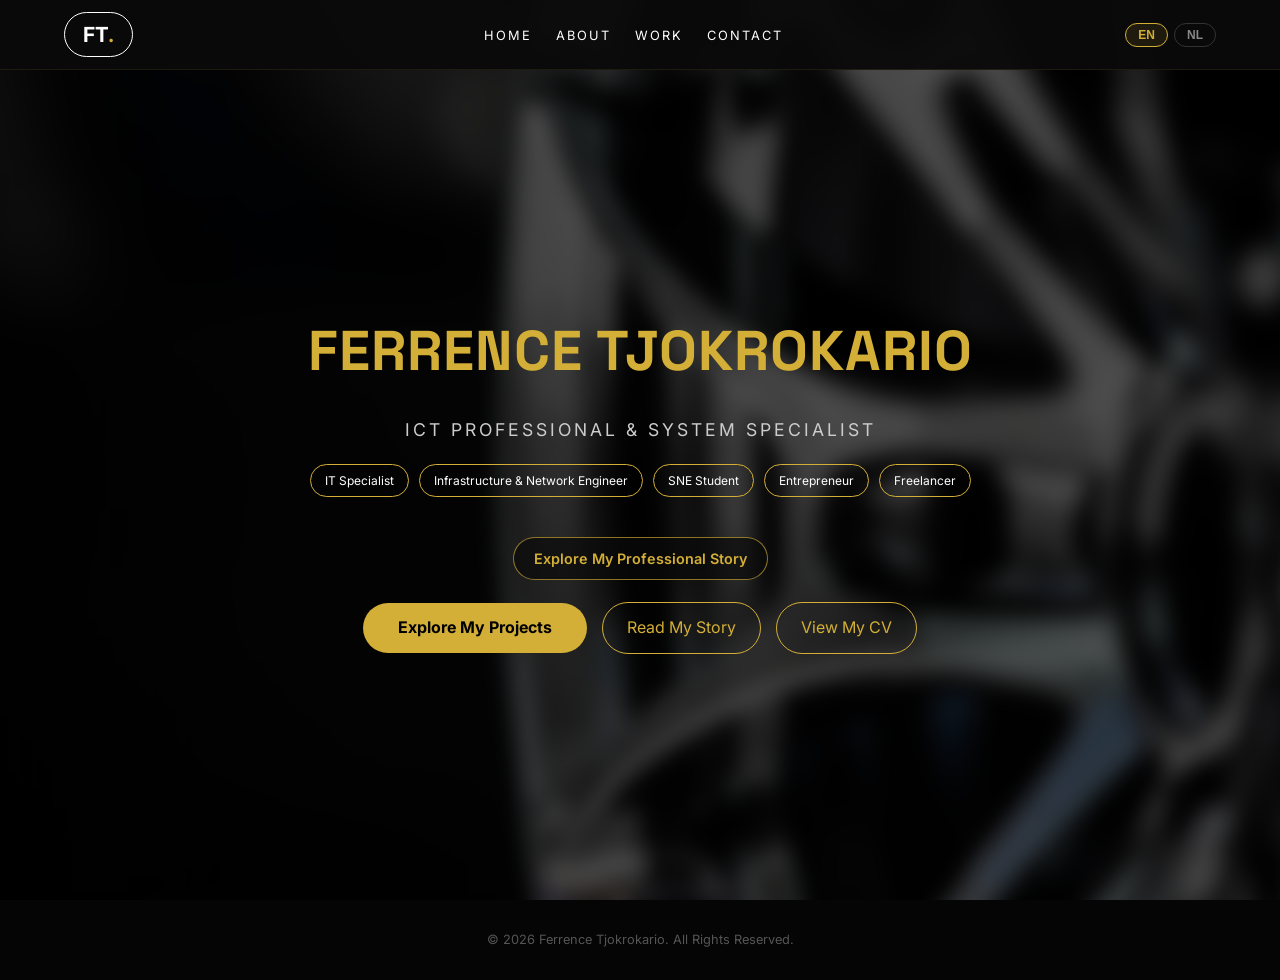
<file: index.html>
<!DOCTYPE html>
<html lang="en">
<head>
    <meta charset="UTF-8">
    <meta name="viewport" content="width=device-width, initial-scale=1.0">
    <meta name="google-site-verification" content="LPH_d-RpGeaN_E75j_EdO1YGiFS7UoNyzfR3KEfdOFE" />
    <title data-i18n="page.home.title">Ferrence Tjokrokario | Portfolio</title>
    <meta name="description" content="Explore the portfolio of Ferrence Tjokrokario, an ICT professional specializing in IT systems, networking, infrastructure, and hands-on technical projects.">
    <link rel="icon" type="image/png" href="img/favicon.png" sizes="32x32">
    <meta property="og:type" content="website">
    <meta property="og:title" content="Ferrence Tjokrokario | Portfolio">
    <meta property="og:description" content="ICT professional specializing in IT systems, networking, infrastructure, and hands-on technical projects.">
    <meta property="og:image" content="https://itzzferry171-maker.github.io/portfolio/img/og-image.png">
    <meta property="og:image:width" content="1200">
    <meta property="og:image:height" content="630">
    <meta property="og:url" content="https://itzzferry171-maker.github.io/portfolio/">
    <meta name="twitter:card" content="summary_large_image">
    <meta name="twitter:title" content="Ferrence Tjokrokario | Portfolio">
    <meta name="twitter:description" content="ICT professional specializing in IT systems, networking, infrastructure, and hands-on technical projects.">
    <meta name="twitter:image" content="https://itzzferry171-maker.github.io/portfolio/img/og-image.png">
    <link href="https://fonts.googleapis.com/css2?family=Space+Grotesk:wght@400;600;700&family=Inter:wght@300;400;600&display=swap" rel="stylesheet">
    <link rel="stylesheet" href="css/main.css">
</head>
<body class="page-home">
    <nav>
        <div class="logo">FT<span>.</span></div>
        <button class="menu-toggle" type="button" aria-label="Toggle navigation" data-i18n-aria-label="nav.toggle" aria-expanded="false" aria-controls="primaryNav">
            <span class="menu-icon" aria-hidden="true"><span></span><span></span><span></span></span>
            <span class="visually-hidden" data-i18n="nav.menu">Menu</span>
        </button>
        <ul class="nav-links" id="primaryNav">
            <li><a href="index.html" data-i18n="nav.home">Home</a></li>
            <li><a href="about.html" data-i18n="nav.about">About</a></li>
            <li><a href="work.html" data-i18n="nav.work">Work</a></li>
            <li><a href="contact.html" data-i18n="nav.contact">Contact</a></li>
        </ul>
        <div class="lang-switcher">
            <button type="button" class="lang-btn active" data-lang="en">EN</button>
            <button type="button" class="lang-btn" data-lang="nl">NL</button>
        </div>
    </nav>

    <header class="home-hero fade-init">
        <div class="hero-stack">
            <h1 class="professional-heading">Ferrence Tjokrokario</h1>
            <p class="role-text" data-i18n="hero.role">ICT Professional & System Specialist</p>
            <div class="badges">
                <span data-i18n="hero.badge1">IT Specialist</span>
                <span data-i18n="hero.badge2">Infrastructure & Network Engineer</span>
                <span data-i18n="hero.badge3">SNE Student</span>
                <span data-i18n="hero.badge4">Entrepreneur</span>
                <span data-i18n="hero.badge5">Freelancer</span>
            </div>
            <div class="hero-intro-shell">
                <button class="hero-intro-trigger" type="button" aria-expanded="false" aria-controls="heroIntroCard" data-i18n="hero.intro.trigger">👋</button>
                <div class="hero-intro-card" id="heroIntroCard" aria-hidden="true">
                    <p class="intro-welcome" data-i18n="hero.intro.welcome">Welcome! Thank you for stopping by.</p>
                    <p class="intro-text">
                        <span data-i18n="hero.intro.text1.before">Driven by a deep curiosity for how complex systems connect and operate behind the scenes, my journey in IT has evolved into a dedicated passion for </span><strong data-i18n="hero.intro.text1.focus">System &amp; Network Engineering</strong><span data-i18n="hero.intro.text1.after"> and enterprise infrastructure.</span>
                    </p>
                    <p class="intro-text" data-i18n="hero.intro.text2">From securing critical corporate networks and optimizing high-density system operations to custom technical engineering, I focus on building reliable, high-performance solutions engineered for the real world.</p>
                    <p class="intro-callout">
                        <em data-i18n="hero.intro.callout">Explore my featured projects below, or dive deeper into my professional background.</em>
                    </p>
                </div>
            </div>
            <div class="hero-buttons">
                <a href="work.html" class="btn-gold" data-i18n="hero.button">Explore My Projects</a>
                <a href="about.html" class="btn-outline" data-i18n="hero.aboutButton">Read My Story</a>
                <a href="about.html#cv" class="btn-outline" data-i18n="hero.cvButton">View My CV</a>
            </div>
        </div>
    </header>

    <footer>
        <p data-i18n="footer.text">© 2026 Ferrence Tjokrokario. All Rights Reserved.</p>
    </footer>

    <script src="js/main.js"></script>
</body>
</html>
</file>
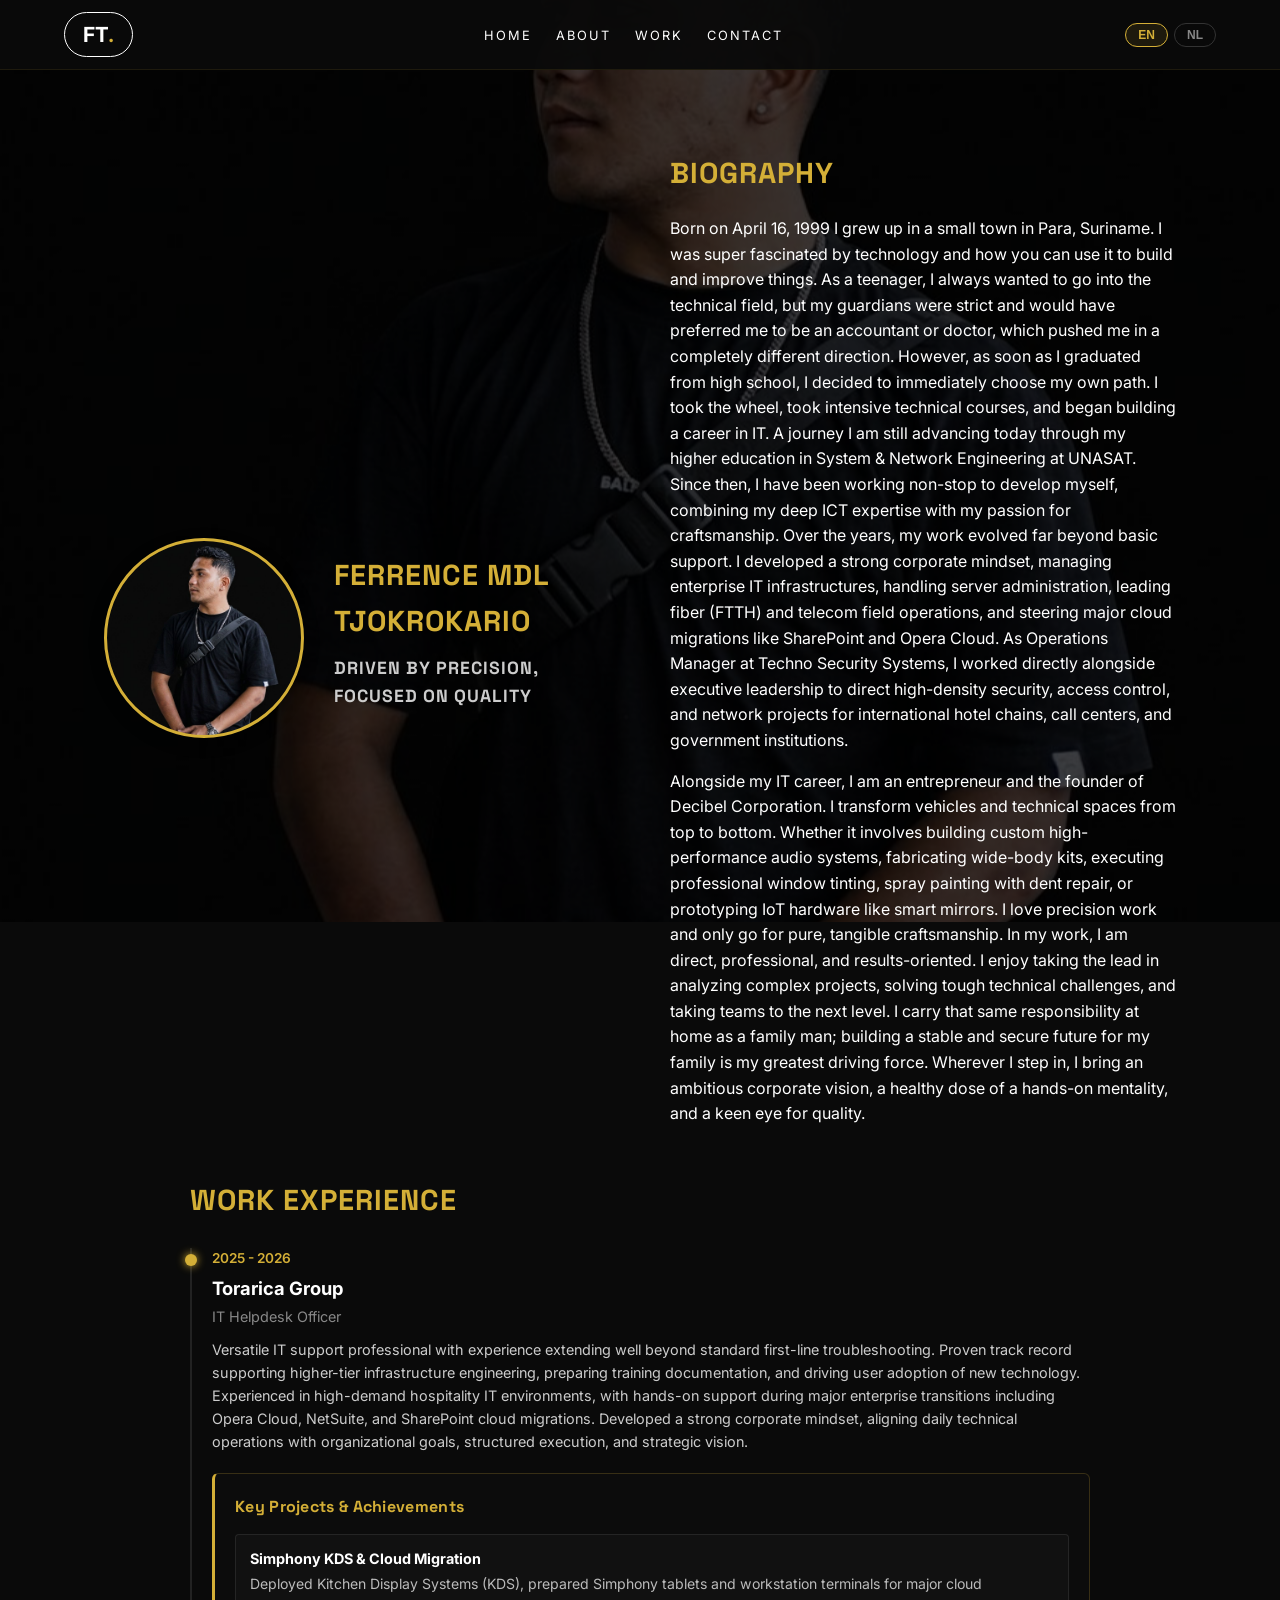
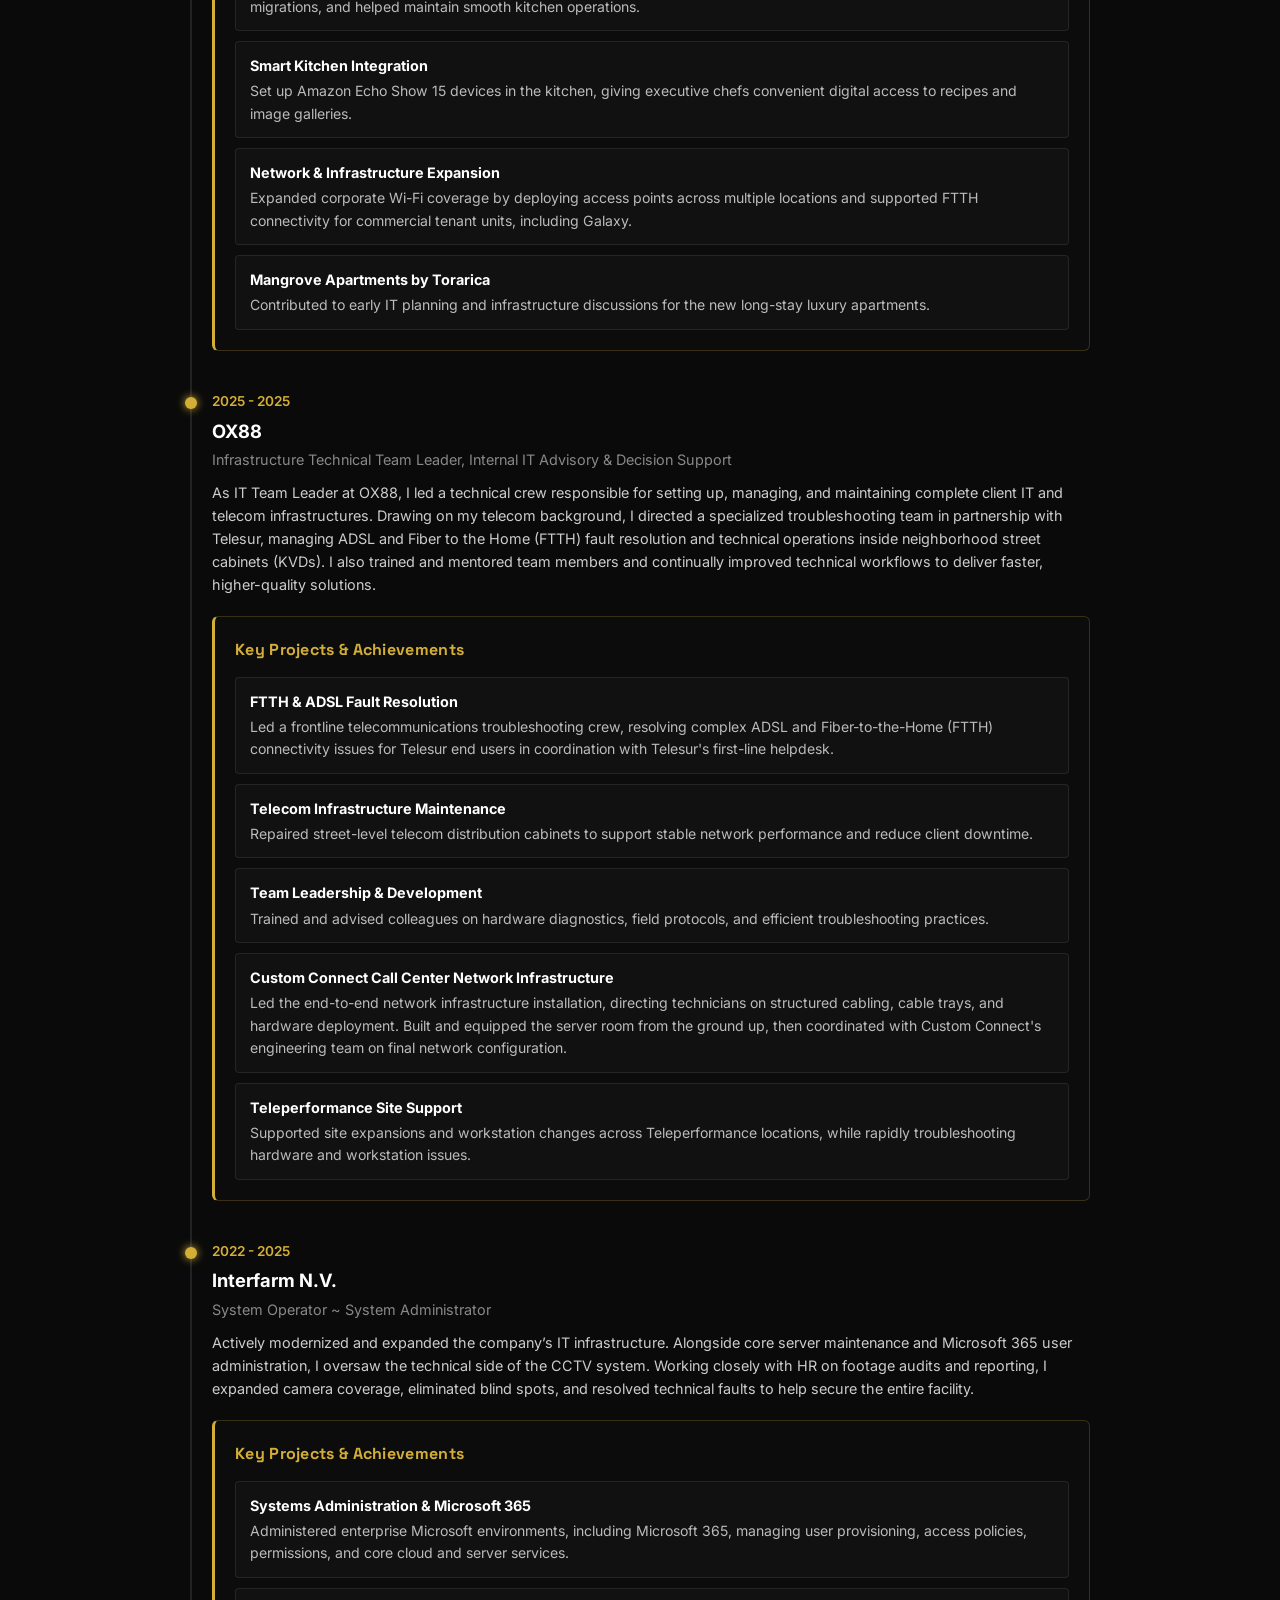
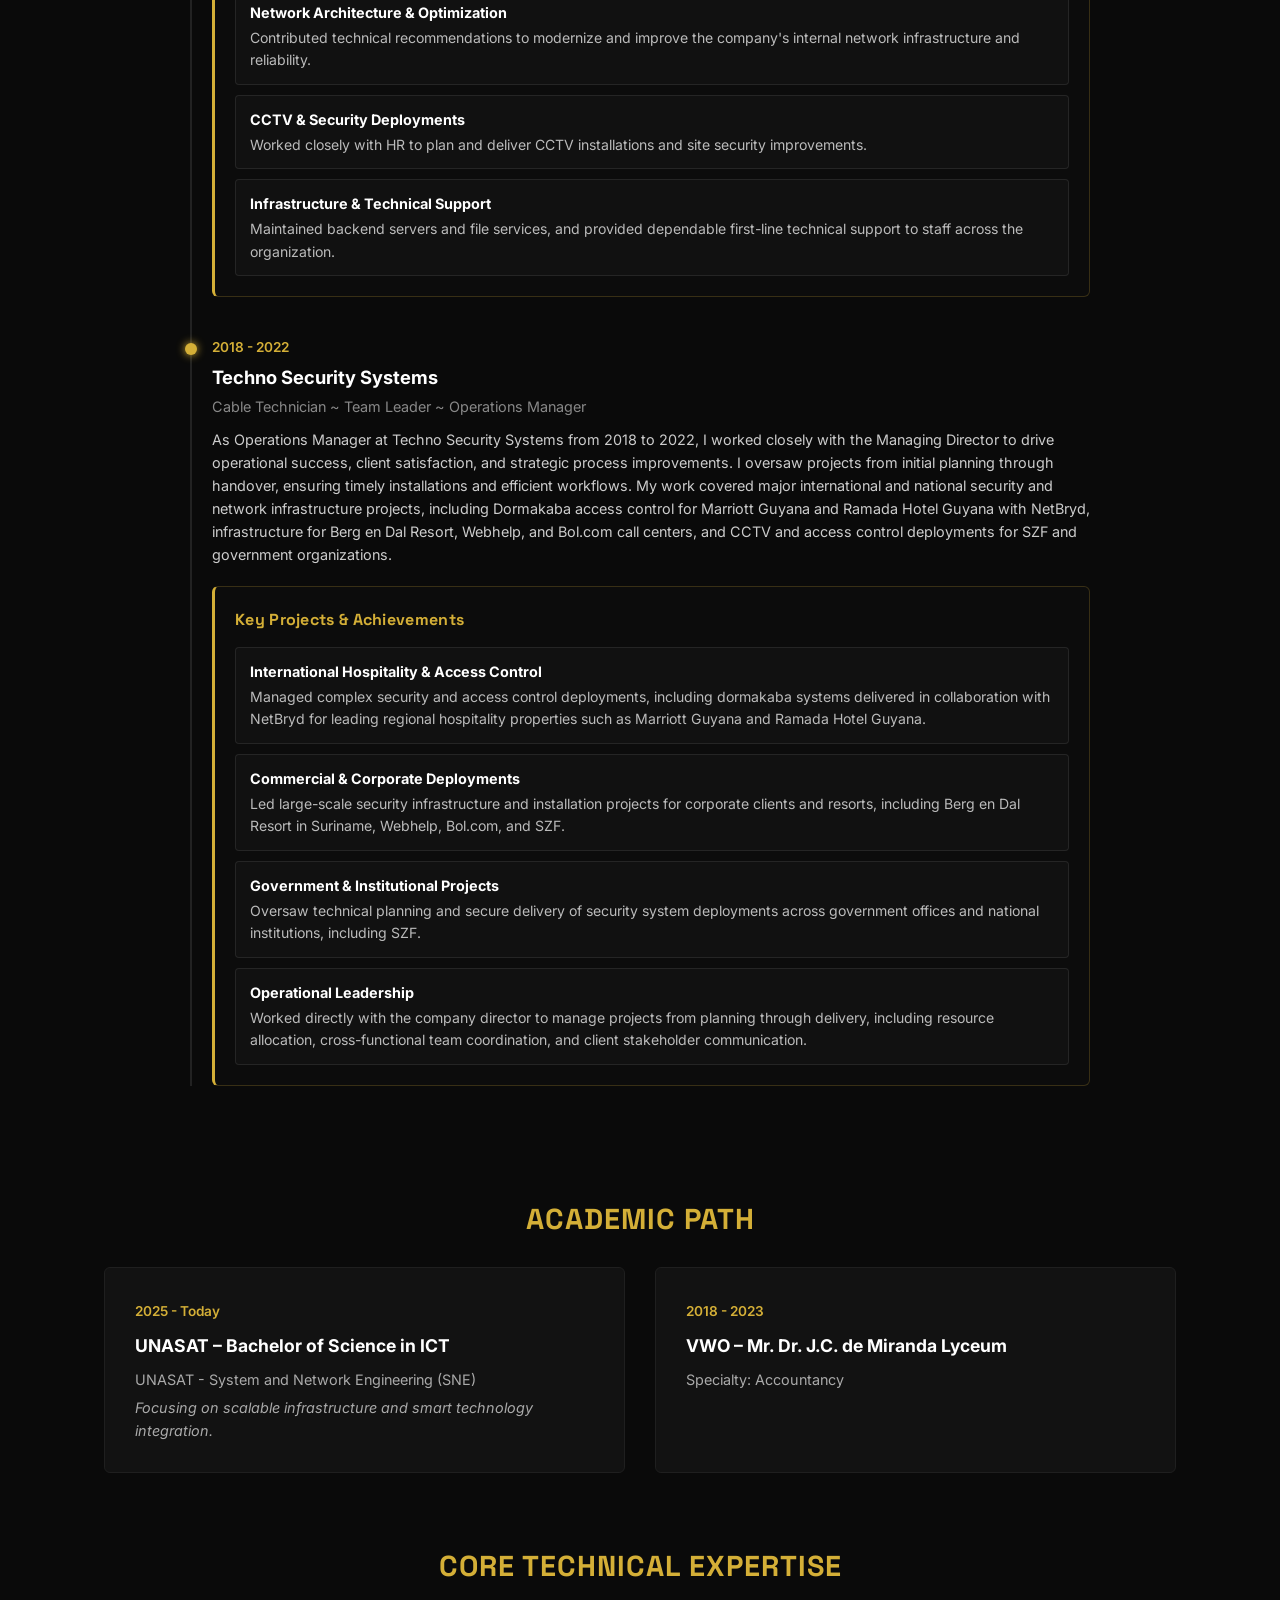
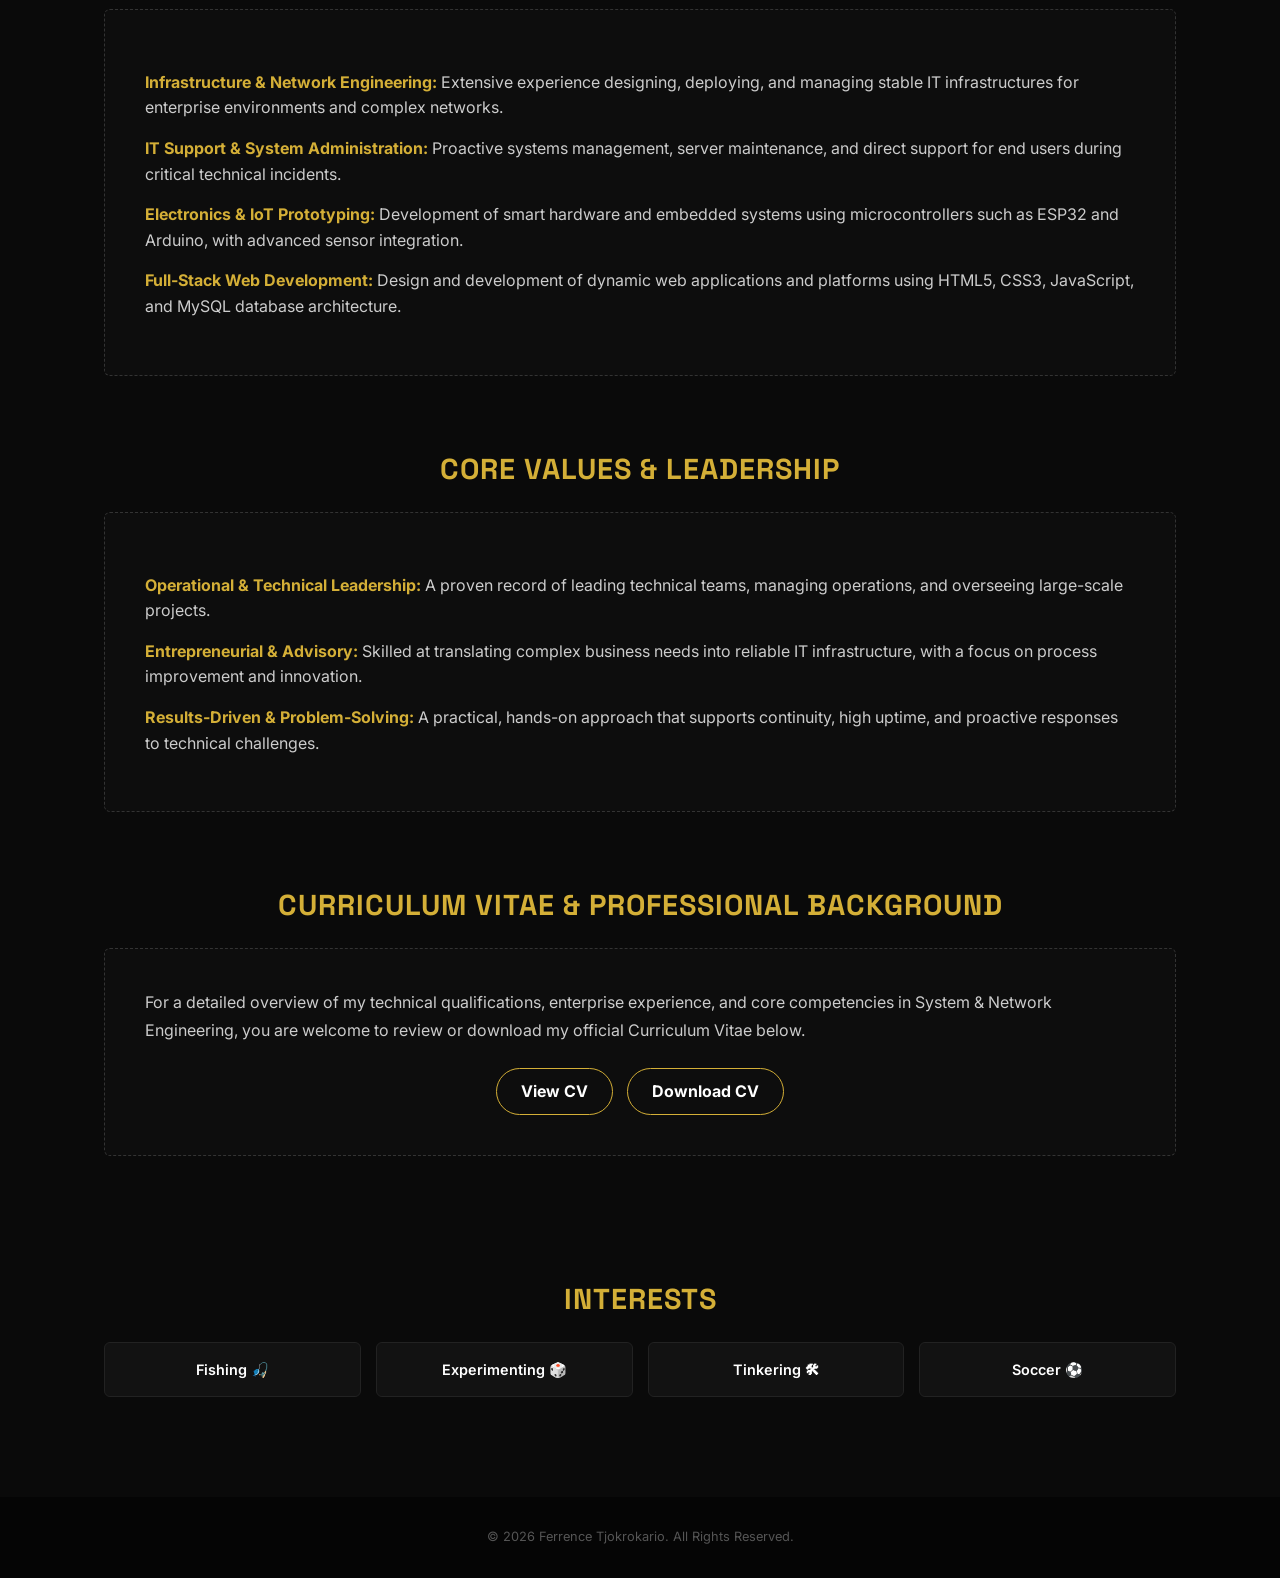
<file: about.html>
<!DOCTYPE html>
<html lang="en">
<head>
    <meta charset="UTF-8">
    <meta name="viewport" content="width=device-width, initial-scale=1.0">
    <title data-i18n="page.about.title">About | Ferrence Tjokrokario Portfolio</title>
    <meta name="description" content="Learn about Ferrence Tjokrokario's experience, education, technical expertise, and leadership in ICT, networking, and infrastructure.">
    <link rel="icon" type="image/png" href="img/favicon.png" sizes="32x32">
    <meta property="og:type" content="website">
    <meta property="og:title" content="About Ferrence Tjokrokario | Portfolio">
    <meta property="og:description" content="Experience, education, technical expertise, and leadership in ICT, networking, and infrastructure.">
    <meta property="og:image" content="https://itzzferry171-maker.github.io/portfolio/img/og-image.png">
    <meta property="og:image:width" content="1200">
    <meta property="og:image:height" content="630">
    <meta property="og:url" content="https://itzzferry171-maker.github.io/portfolio/about.html">
    <meta name="twitter:card" content="summary_large_image">
    <meta name="twitter:title" content="About Ferrence Tjokrokario | Portfolio">
    <meta name="twitter:description" content="Experience, education, technical expertise, and leadership in ICT, networking, and infrastructure.">
    <meta name="twitter:image" content="https://itzzferry171-maker.github.io/portfolio/img/og-image.png">
    <link href="https://fonts.googleapis.com/css2?family=Space+Grotesk:wght@400;600;700&family=Inter:wght@300;400;600&display=swap" rel="stylesheet">
    <link rel="stylesheet" href="css/main.css">
    <link rel="stylesheet" href="css/about.css">
</head>
<body class="page-about">
    <nav>
        <div class="logo">FT<span>.</span></div>
        <button class="menu-toggle" type="button" aria-label="Toggle navigation" data-i18n-aria-label="nav.toggle" aria-expanded="false" aria-controls="primaryNav">
            <span class="menu-icon" aria-hidden="true"><span></span><span></span><span></span></span>
            <span class="visually-hidden" data-i18n="nav.menu">Menu</span>
        </button>
        <ul class="nav-links" id="primaryNav">
            <li><a href="index.html" data-i18n="nav.home">Home</a></li>
            <li><a href="about.html" data-i18n="nav.about">About</a></li>
            <li><a href="work.html" data-i18n="nav.work">Work</a></li>
            <li><a href="contact.html" data-i18n="nav.contact">Contact</a></li>
        </ul>
        <div class="lang-switcher">
            <button type="button" class="lang-btn active" data-lang="en">EN</button>
            <button type="button" class="lang-btn" data-lang="nl">NL</button>
        </div>
    </nav>

    <section class="about-hero">
        <div class="overlay"></div>
        
        <div class="about-container fade-init">
            
            <div class="about-content">
                <div class="bio-section">
                    <div class="bio-image-container"></div>
                    <div class="bio-text-intro">
                        <h2 class="gold-heading professional-heading" data-i18n="about.nameHeading">Ferrence MDL Tjokrokario</h2>
                        <h3 class="professional-heading about-subheading" data-i18n="about.paragraph">Gedreven door precisie, gefocust op kwaliteit</h3>
                    </div>
                </div>
                
                <div class="bio-text">
                    <h2 class="gold-heading professional-heading" data-i18n="about.sectionTitle">Biografie</h2>
                    <p data-i18n="about.bioLabel">Ik ben een ondernemer en IT-specialist die het liefst bezig is met tastbare, strakke oplossingen. Als eigenaar van Decibel Corporation transformeer ik auto’s en motoren van top tot teen. Of het nu gaat om het bouwen van custom audio-installaties, professioneel ramen tinten, of het complete spuitwerk inclusief uitdeuken en schade fixen—ik hou van millimeterwerk en ga alleen voor puur vakwerk.</p>
                    <p class="about-intro-text" data-i18n="about.introText">In mijn werk ben ik direct en resultaatgericht. Ik neem graag de leiding om ingewikkelde projecten te ontleden en samen met een team naar een hoger niveau te tillen. Diezelfde verantwoordelijkheid draag ik thuis als gezinsman; het bouwen aan een stabiele en veilige toekomst voor mijn familie is mijn grootste drijfveer. Waar ik ook instap, ik breng een flinke dosis "hands-on" mentaliteit en een scherp oog voor kwaliteit mee.</p>
                </div>
            </div>

            <div class="about-extended-content">
                
                <div class="timeline-section fade-init">
                    <h3 class="gold-heading professional-heading" data-i18n="about.workExperience">Work Experience</h3>
                    <div class="timeline-container">
                        <div class="timeline-item">
                            <div class="timeline-dot"></div>
                            <span class="timeline-date">2025 - 2026</span>
                            <h4>Torarica Group</h4>
                            <h5 data-i18n="about.job1.role">IT-Helpdesk officer</h5>
                            <p data-i18n="about.job1.desc">Versatile IT Support Professional with experience extending well beyond standard first-line troubleshooting. Proven track record of supporting higher-tier infrastructure engineering and training documentation, and driving user adoption for new tech integrations. Deeply experienced in high-demand hospitality IT environments, with direct hands-on support during major enterprise transitions including Symphony Cloud, NetSuite, and SharePoint cloud migrations. Developed a strong corporate mindset, aligning daily technical operations with broader organizational goals, structured execution methods, and strategic vision.</p>
                            <div class="timeline-highlights">
                                <h6 data-i18n="about.highlights.heading">Key Projects &amp; Achievements</h6>
                                <ul>
                                    <li>
                                        <strong data-i18n="about.torarica.1.title">Simphony KDS &amp; Cloud Migration</strong>
                                        <span data-i18n="about.torarica.1.desc">Deployed Kitchen Display Systems (KDS), prepared Simphony tablets and workstation terminals for major cloud migrations, and helped maintain smooth kitchen operations.</span>
                                    </li>
                                    <li>
                                        <strong data-i18n="about.torarica.2.title">Smart Kitchen Integration</strong>
                                        <span data-i18n="about.torarica.2.desc">Set up Amazon Echo Show 15 devices in the kitchen, giving executive chefs convenient digital access to recipes and image galleries.</span>
                                    </li>
                                    <li>
                                        <strong data-i18n="about.torarica.3.title">Network &amp; Infrastructure Expansion</strong>
                                        <span data-i18n="about.torarica.3.desc">Expanded corporate Wi-Fi coverage by deploying access points across multiple locations and supported FTTH connectivity for commercial tenant units, including Galaxy.</span>
                                    </li>
                                    <li>
                                        <strong data-i18n="about.torarica.4.title">Mangrove Apartments by Torarica</strong>
                                        <span data-i18n="about.torarica.4.desc">Contributed to early IT planning and infrastructure discussions for the new long-stay luxury apartments.</span>
                                    </li>
                                </ul>
                            </div>
                        </div>
                        
                        <div class="timeline-item">
                            <div class="timeline-dot"></div>
                            <span class="timeline-date">2025 - 2025</span>
                            <h4>OX88</h4>
                            <h5 data-i18n="about.job2.role">Infrastructure Technical Team Leader, Internal IT Advisory & Decision Support</h5>
                            <p data-i18n="about.job2.desc">As IT Team Leader at OX88, I led a dedicated technical crew responsible for setting up, managing, and maintaining complete client IT and telecom infrastructures. Capitalizing on my telecom background, I directed the specialized troubleshooting team in partnership with Telesur, managing ADSL and Fiber to the Home (FTTH) fault clearance and performing technical operations inside neighborhood street cabinets (KVDs). Alongside operational management, I actively trained and mentored team members to strengthen technical capabilities across the team. Driven by strong personal initiative, I consistently evaluated technical workflows to introduce faster, higher-quality solutions that significantly improved the company’s problem-solving speed.</p>
                            <div class="timeline-highlights">
                                <h6 data-i18n="about.highlights.heading">Key Projects &amp; Achievements</h6>
                                <ul>
                                    <li>
                                        <strong data-i18n="about.ox88.1.title">FTTH &amp; ADSL Fault Resolution</strong>
                                        <span data-i18n="about.ox88.1.desc">Led a frontline telecommunications troubleshooting crew, resolving complex ADSL and Fiber-to-the-Home (FTTH) connectivity issues for Telesur end users in coordination with Telesur's first-line helpdesk.</span>
                                    </li>
                                    <li>
                                        <strong data-i18n="about.ox88.2.title">Telecom Infrastructure Maintenance</strong>
                                        <span data-i18n="about.ox88.2.desc">Repaired street-level telecom distribution cabinets to support stable network performance and reduce client downtime.</span>
                                    </li>
                                    <li>
                                        <strong data-i18n="about.ox88.3.title">Team Leadership &amp; Development</strong>
                                        <span data-i18n="about.ox88.3.desc">Trained and advised colleagues on hardware diagnostics, field protocols, and efficient troubleshooting practices.</span>
                                    </li>
                                    <li>
                                        <strong data-i18n="about.ox88.4.title">Custom Connect Call Center Network Infrastructure</strong>
                                        <span data-i18n="about.ox88.4.desc">Led the end-to-end network infrastructure installation, directing technicians on structured cabling, cable trays, and hardware deployment. Built and equipped the server room from the ground up, then coordinated with Custom Connect's engineering team on final network configuration.</span>
                                    </li>
                                    <li>
                                        <strong data-i18n="about.ox88.5.title">Teleperformance Site Support</strong>
                                        <span data-i18n="about.ox88.5.desc">Supported site expansions and workstation changes across Teleperformance locations, while rapidly troubleshooting hardware and workstation issues.</span>
                                    </li>
                                </ul>
                            </div>
                        </div>

                        <div class="timeline-item">
                            <div class="timeline-dot"></div>
                            <span class="timeline-date">2022 - 2025</span>
                            <h4>Interfarm N.V.</h4>
                            <h5 data-i18n="about.job3.role">System Operator ~ System Administrator</h5>
                            <p data-i18n="about.job3.desc">Active role in modernizing and expanding the company's IT infrastructure. Beyond handling core server maintenance and Microsoft 365 user administration, I oversaw the technical side of the CCTV system. In close collaboration with HR, who utilized the system for footage audits and reporting, I took charge of expanding camera coverage, eliminating blind spots, and resolving technical system faults to ensure total facility security.</p>
                            <div class="timeline-highlights">
                                <h6 data-i18n="about.highlights.heading">Key Projects &amp; Achievements</h6>
                                <ul>
                                    <li>
                                        <strong data-i18n="about.interfarm.1.title">Systems Administration &amp; Microsoft 365</strong>
                                        <span data-i18n="about.interfarm.1.desc">Administered enterprise Microsoft environments, including Microsoft 365, managing user provisioning, access policies, permissions, and core cloud and server services.</span>
                                    </li>
                                    <li>
                                        <strong data-i18n="about.interfarm.2.title">Network Architecture &amp; Optimization</strong>
                                        <span data-i18n="about.interfarm.2.desc">Contributed technical recommendations to modernize and improve the company's internal network infrastructure and reliability.</span>
                                    </li>
                                    <li>
                                        <strong data-i18n="about.interfarm.3.title">CCTV &amp; Security Deployments</strong>
                                        <span data-i18n="about.interfarm.3.desc">Worked closely with HR to plan and deliver CCTV installations and site security improvements.</span>
                                    </li>
                                    <li>
                                        <strong data-i18n="about.interfarm.4.title">Infrastructure &amp; Technical Support</strong>
                                        <span data-i18n="about.interfarm.4.desc">Maintained backend servers and file services, and provided dependable first-line technical support to staff across the organization.</span>
                                    </li>
                                </ul>
                            </div>
                        </div>

                        <div class="timeline-item">
                            <div class="timeline-dot"></div>
                            <span class="timeline-date">2018 - 2022</span>
                            <h4>Techno Security Systems</h4>
                            <h5 data-i18n="about.job4.role">Cable Technician ~ Team Leader ~ Operations Manager</h5>
                            <p data-i18n="about.job4.desc">Serving as Operations Manager at Techno Security Systems from 2018 to 2022, I worked closely with the Managing Director to drive operational success, client satisfaction, and strategic process improvements. I oversaw project execution from inception to final handover, ensuring installations were delivered on schedule while optimizing workflows for efficiency. My scope encompassed large-scale international and national security and network infrastructure projects, including Dormakaba access control installations for Marriott Guyana and Ramada Hotel Guyana (with NetBryd), infrastructure setups for Berg en Dal Resort, Webhelp, and Bol.com call centers, alongside major CCTV and access control deployments for SZF and government entities.</p>
                            <div class="timeline-highlights">
                                <h6 data-i18n="about.highlights.heading">Key Projects &amp; Achievements</h6>
                                <ul>
                                    <li>
                                        <strong data-i18n="about.techno.1.title">International Hospitality &amp; Access Control</strong>
                                        <span data-i18n="about.techno.1.desc">Managed complex security and access control deployments, including dormakaba systems delivered in collaboration with NetBryd for leading regional hospitality properties such as Marriott Guyana and Ramada Hotel Guyana.</span>
                                    </li>
                                    <li>
                                        <strong data-i18n="about.techno.2.title">Commercial &amp; Corporate Deployments</strong>
                                        <span data-i18n="about.techno.2.desc">Led large-scale security infrastructure and installation projects for corporate clients and resorts, including Berg en Dal Resort in Suriname, Webhelp, Bol.com, and SZF.</span>
                                    </li>
                                    <li>
                                        <strong data-i18n="about.techno.3.title">Government &amp; Institutional Projects</strong>
                                        <span data-i18n="about.techno.3.desc">Oversaw technical planning and secure delivery of security system deployments across government offices and national institutions, including SZF.</span>
                                    </li>
                                    <li>
                                        <strong data-i18n="about.techno.4.title">Operational Leadership</strong>
                                        <span data-i18n="about.techno.4.desc">Worked directly with the company director to manage projects from planning through delivery, including resource allocation, cross-functional team coordination, and client stakeholder communication.</span>
                                    </li>
                                </ul>
                            </div>
                        </div>
                    </div>
                </div>

                <div class="education-section fade-init">
                    <h3 class="gold-heading text-center professional-heading" data-i18n="about.academicPath">Academic Path</h3>
                    <div class="education-grid">
                        <div class="edu-card">
                            <span class="year" data-i18n="about.year.today">2025 - Today</span>
                            <h4 data-i18n="about.eduTitle">UNASAT – Bachelor of Science in ICT</h4>
                            <p data-i18n="about.eduDetail">Specialisatie: System and Network Engineering (SNE)</p>
                            <p class="edu-note" data-i18n="about.eduNote">Met focus op schaalbare infrastructuur en slimme technologie-integratie.</p>
                        </div>
                        <div class="edu-card">
                            <span class="year">2018 - 2023</span>
                            <h4><button class="certificate-trigger" type="button" data-certificate-images="img/certificates/vwo-diploma-ferrence.jpeg"><span data-i18n="about.secondarySchool">VWO – Mr. Dr. J.C de Miranda Lyceum</span><img class="certificate-preview" src="img/certificates/vwo-diploma-ferrence.jpeg" alt="" aria-hidden="true"></button></h4>
                            <p data-i18n="about.secondarySpecialty">Specialty: Accountancy</p>
                        </div>
                    </div>
                </div>

                <div class="custom-section-one fade-init">
                    <h3 class="gold-heading text-center professional-heading" data-i18n="about.expertise">Core Technical Expertise</h3>
                    <div class="custom-container-box">
                        <div class="expert-container">
                             <p><span class="gold-title" data-i18n="about.expertise1.title">Infrastructure & Network Engineering:</span> <span data-i18n="about.expertise1.desc">Extensive experience designing, deploying, and managing stable IT infrastructures for enterprise environments and complex networks.</span></p>
                             <p><span class="gold-title" data-i18n="about.expertise2.title">IT Support & System Administration:</span> <span data-i18n="about.expertise2.desc">Proactive systems management, server maintenance, and direct support for end users during critical technical incidents.</span></p>
                             <p><span class="gold-title" data-i18n="about.expertise3.title">Electronics & IoT Prototyping:</span> <span data-i18n="about.expertise3.desc">Development of smart hardware and embedded systems using microcontrollers such as ESP32 and Arduino, with advanced sensor integration.</span></p>
                             <p><span class="gold-title" data-i18n="about.expertise4.title">Full-Stack Web Development:</span> <span data-i18n="about.expertise4.desc">Design and development of dynamic web applications and platforms using HTML5, CSS3, JavaScript, and MySQL database architecture.</span></p>
                        </div>
                    </div>
                </div>

                <div class="custom-section-two fade-init">
                    <h3 class="gold-heading text-center professional-heading" data-i18n="about.values">Core Values & Leadership</h3>
                    <div class="custom-container-box">
                       <div class="expert-container">
                            <p><span class="gold-title" data-i18n="about.value1.title">Operational & Technical Leadership:</span> <span data-i18n="about.value1.desc">A proven record of leading technical teams, managing operations, and overseeing large-scale projects.</span></p>
                            <p><span class="gold-title" data-i18n="about.value2.title">Entrepreneurial & Advisory:</span> <span data-i18n="about.value2.desc">Skilled at translating complex business needs into reliable IT infrastructure, with a focus on process improvement and innovation.</span></p>
                            <p><span class="gold-title" data-i18n="about.value3.title">Results-Driven & Problem-Solving:</span> <span data-i18n="about.value3.desc">A practical, hands-on approach that supports continuity, high uptime, and proactive responses to technical challenges.</span></p>
                        </div>
                    </div>
                </div>

                <div class="cv-section fade-init" id="cv">
                    <h3 class="gold-heading text-center professional-heading" data-i18n="about.cv.heading">Curriculum Vitae &amp; Professional Background</h3>
                    <div class="custom-container-box cv-container-box">
                        <p class="cv-subtitle" data-i18n="about.cv.subtitle">For a detailed overview of my technical qualifications, enterprise experience, and core competencies in System &amp; Network Engineering, you are welcome to review or download my official Curriculum Vitae below.</p>
                        <div class="cv-actions">
                            <a class="cv-button" href="documents/cv-ferrence-tjokrokario-v2.pdf" target="_blank" rel="noopener noreferrer" data-i18n="about.cv.view">View CV</a>
                            <a class="cv-button" href="documents/cv-ferrence-tjokrokario-v2.pdf" download="cv-ferrence-tjokrokario.pdf" data-i18n="about.cv.download">Download CV</a>
                        </div>
                    </div>
                </div>

                <div class="interest-section fade-init">
                    <h3 class="gold-heading text-center professional-heading" data-i18n="about.interests">Interests</h3>
                    <div class="interest-grid">
                        <div class="interest-card" data-i18n="about.interest1">Fishing 🎣</div>
                        <div class="interest-card" data-i18n="about.interest2">Experimenting 🎲</div>
                        <div class="interest-card" data-i18n="about.interest3">Tinkering 🛠</div>
                        <div class="interest-card" data-i18n="about.interest4">Soccer ⚽</div>
                    </div>
                </div>

            </div> </div> </section>

    <footer>
        <p data-i18n="footer.text">© 2026 Ferrence Tjokrokario. All Rights Reserved.</p>
    </footer>

    <script src="js/main.js"></script>
</body>
</html>
</file>
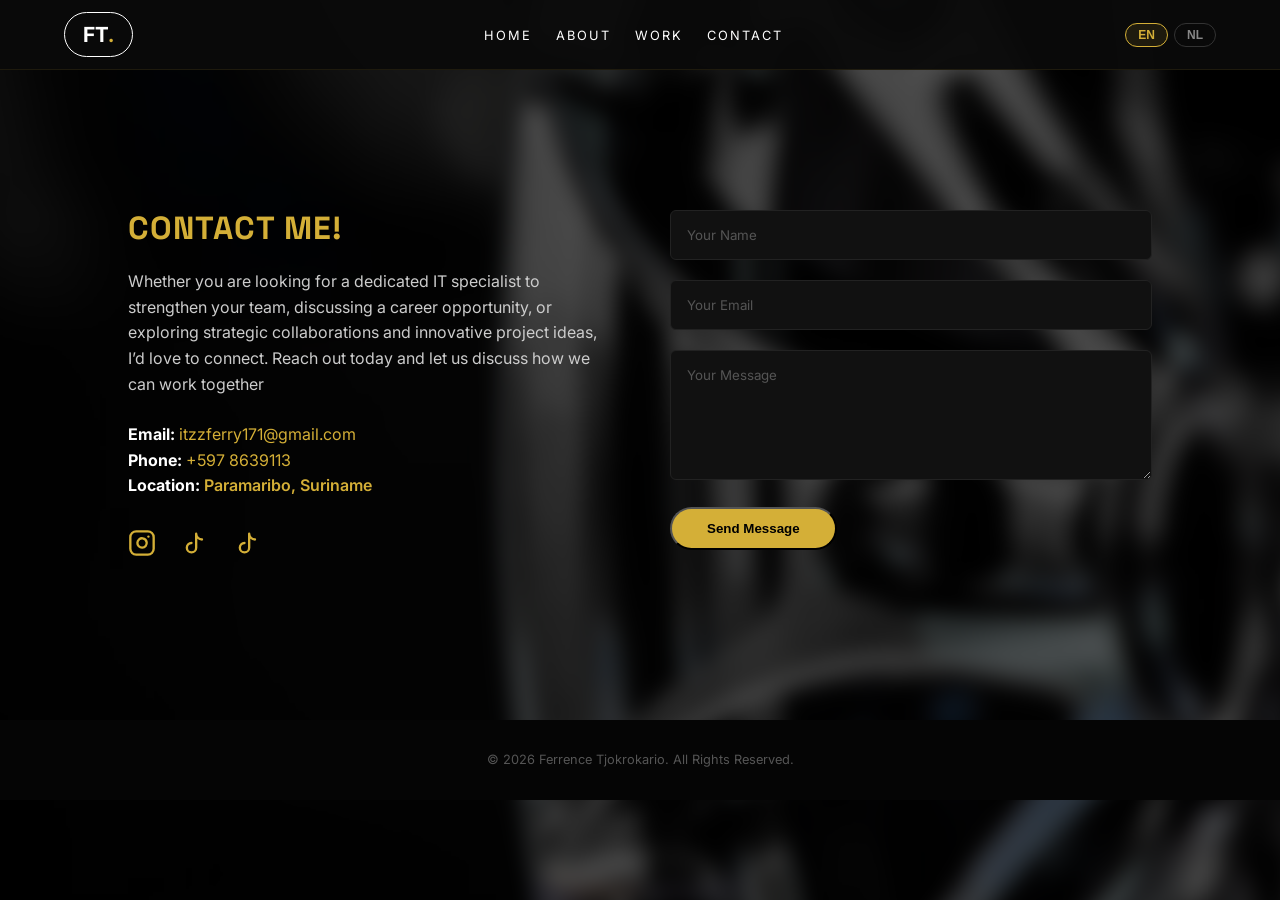
<file: contact.html>
<!DOCTYPE html>
<html lang="en">
<head>
    <meta charset="UTF-8">
    <meta name="viewport" content="width=device-width, initial-scale=1.0">
    <title data-i18n="page.contact.title">Contact | Ferrence Tjokrokario Portfolio</title>
    <meta name="description" content="Contact Ferrence Tjokrokario about ICT opportunities, technical projects, collaborations, and infrastructure work.">
    <link rel="icon" type="image/png" href="img/favicon.png" sizes="32x32">
    <meta property="og:type" content="website">
    <meta property="og:title" content="Contact Ferrence Tjokrokario | Portfolio">
    <meta property="og:description" content="Get in touch about ICT opportunities, technical projects, collaborations, and infrastructure work.">
    <meta property="og:image" content="https://itzzferry171-maker.github.io/portfolio/img/og-image.png">
    <meta property="og:image:width" content="1200">
    <meta property="og:image:height" content="630">
    <meta property="og:url" content="https://itzzferry171-maker.github.io/portfolio/contact.html">
    <meta name="twitter:card" content="summary_large_image">
    <meta name="twitter:title" content="Contact Ferrence Tjokrokario | Portfolio">
    <meta name="twitter:description" content="Get in touch about ICT opportunities, technical projects, collaborations, and infrastructure work.">
    <meta name="twitter:image" content="https://itzzferry171-maker.github.io/portfolio/img/og-image.png">
    <link href="https://fonts.googleapis.com/css2?family=Space+Grotesk:wght@400;600;700&family=Inter:wght@300;400;600&display=swap" rel="stylesheet">
    <link rel="stylesheet" href="css/main.css">
    <link rel="stylesheet" href="css/contact.css">
</head>
<body class="page-contact">
    <nav>
        <div class="logo">FT<span>.</span></div>
        <button class="menu-toggle" type="button" aria-label="Toggle navigation" data-i18n-aria-label="nav.toggle" aria-expanded="false" aria-controls="primaryNav">
            <span class="menu-icon" aria-hidden="true"><span></span><span></span><span></span></span>
            <span class="visually-hidden" data-i18n="nav.menu">Menu</span>
        </button>
        <ul class="nav-links" id="primaryNav">
            <li><a href="index.html" data-i18n="nav.home">Home</a></li>
            <li><a href="about.html" data-i18n="nav.about">About</a></li>
            <li><a href="work.html" data-i18n="nav.work">Work</a></li>
            <li><a href="contact.html" data-i18n="nav.contact">Contact</a></li>
        </ul>
        <div class="lang-switcher">
            <button type="button" class="lang-btn active" data-lang="en">EN</button>
            <button type="button" class="lang-btn" data-lang="nl">NL</button>
        </div>
    </nav>

    <section class="contact-container">
        
        <div class="contact-details">
            <h2 class="gold-heading professional-heading" data-i18n="contact.title">Contact Me!</h2>
            <p class="contact-subtitle" data-i18n="contact.subtitle">
                Whether you are looking for a dedicated IT specialist to strengthen your team, discussing a career opportunity, or exploring strategic collaborations and innovative project ideas, I’d love to connect. Reach out today and let us discuss how we can work together.
            </p>

            <div class="contact-info">
                <p><strong data-i18n="contact.email.label">Email:</strong> <a href="mailto:itzzferry171@gmail.com" class="gold-link">itzzferry171@gmail.com</a></p>
                <p><strong data-i18n="contact.phone.label">Phone:</strong> <a href="tel:+5978639113" class="gold-link">+597 8639113</a></p>
                <p><strong data-i18n="contact.location.label">Location:</strong> <span class="highlighted-location-text" data-i18n="contact.location">Paramaribo, Suriname</span></p>
                
                <div class="social-icon-links">
                    <a href="https://www.instagram.com/itzz_ferry01/" target="_blank" aria-label="Instagram" class="social-svg-link">
                        <svg viewBox="0 0 24 24" fill="none" stroke="currentColor" stroke-width="2" stroke-linecap="round" stroke-linejoin="round"><rect x="2" y="2" width="20" height="20" rx="5" ry="5"></rect><path d="M16 11.37A4 4 0 1 1 12.63 8 4 4 0 0 1 16 11.37z"></path><line x1="17.5" y1="6.5" x2="17.51" y2="6.5"></line></svg>
                    </a>
                    <a href="https://www.tiktok.com/@itzz.ferry01" target="_blank" aria-label="TikTok Personal" class="social-svg-link">
                        <svg viewBox="0 0 24 24" fill="none" stroke="currentColor" stroke-width="2" stroke-linecap="round" stroke-linejoin="round"><path d="M9 12a4 4 0 1 0 4 4V4a5 5 0 0 0 5 5"></path></svg>
                    </a>
                    <a href="https://www.tiktok.com/@teamdecibel" target="_blank" aria-label="TikTok Decibel" class="social-svg-link decibel-social">
                        <svg viewBox="0 0 24 24" fill="none" stroke="currentColor" stroke-width="2" stroke-linecap="round" stroke-linejoin="round"><path d="M9 12a4 4 0 1 0 4 4V4a5 5 0 0 0 5 5"></path></svg>
                    </a>
                </div>
            </div>
        </div>

        <form class="contact-form" action="https://api.web3forms.com/submit" method="POST"> 
            <input type="hidden" name="access_key" value="9f304383-31b8-4bc4-84ed-1f93a1ed137c">
            <div class="form-group">
                <input type="text" name="name" placeholder="Your Name" data-i18n-placeholder="contact.form.name" required>
            </div>
            <div class="form-group">
                <input type="email" name="email" placeholder="Your Email" data-i18n-placeholder="contact.form.email" required>
            </div>
            <div class="form-group">
                <textarea name="message" placeholder="Your Message" data-i18n-placeholder="contact.form.message" rows="6" required></textarea>
            </div>
            <button type="submit" class="btn-gold" data-i18n="contact.form.submit">Send Message</button>
        </form>

    </section>

    <footer>
        <p data-i18n="footer.text">© 2026 Ferrence Tjokrokario. All Rights Reserved.</p>
    </footer>

    <script src="js/main.js"></script>
</body>
</html>
</file>
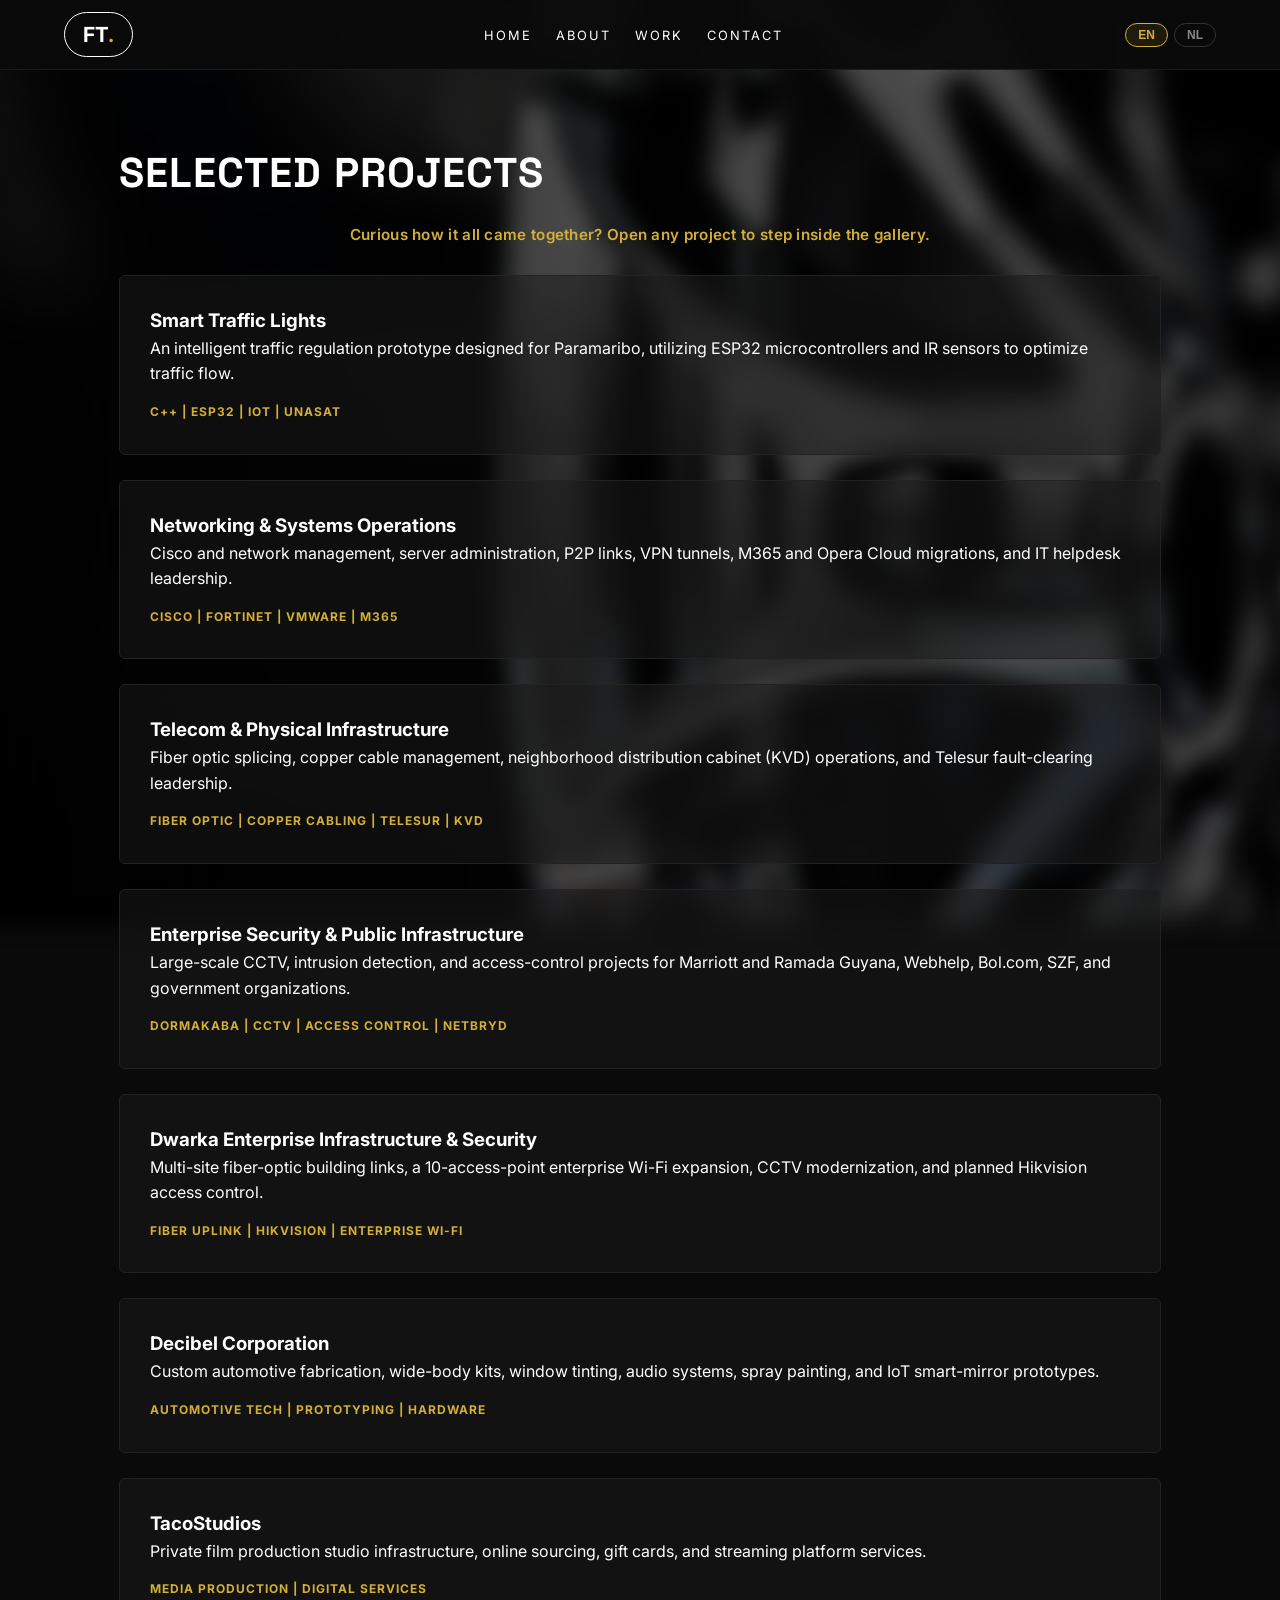
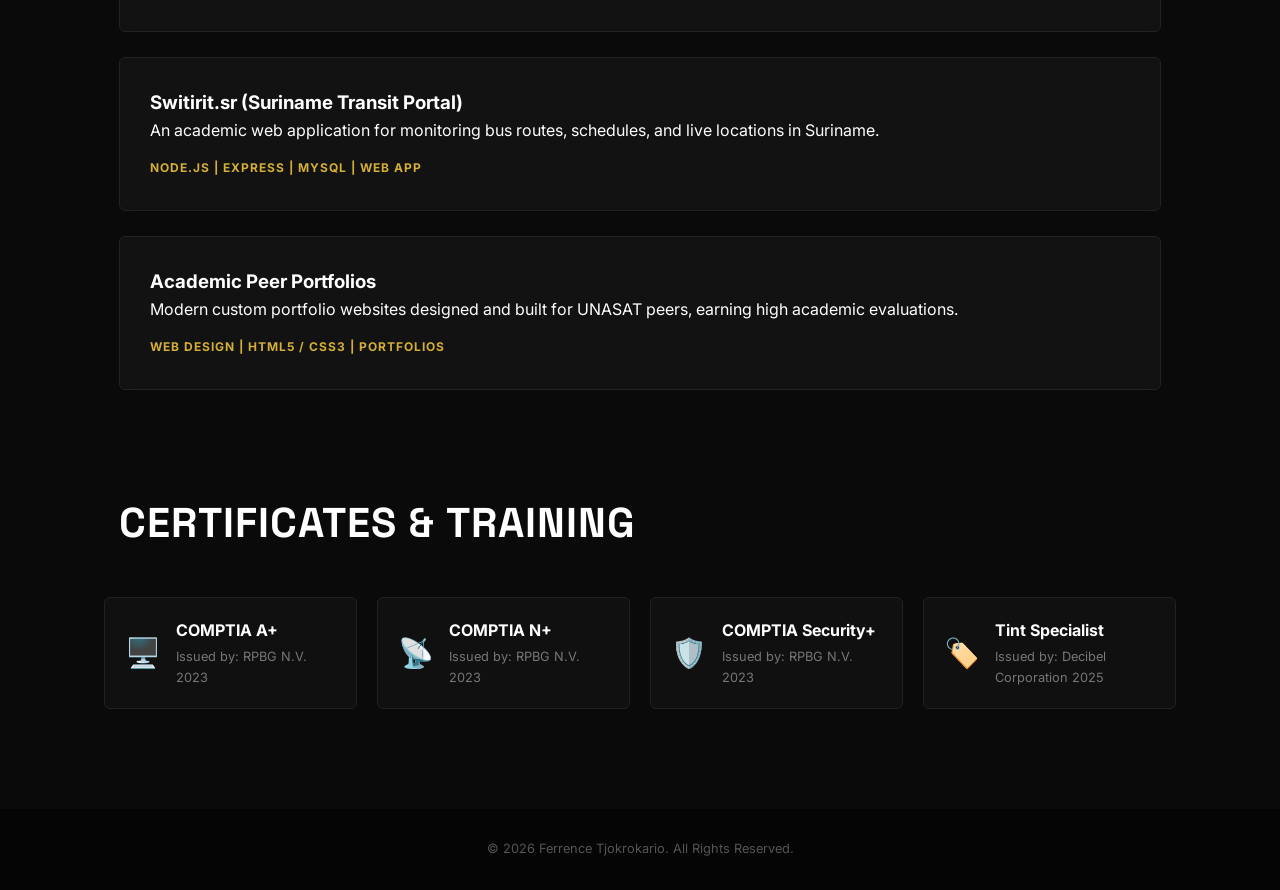
<file: work.html>
<!DOCTYPE html>
<html lang="en">
<head>
    <meta charset="UTF-8">
    <meta name="viewport" content="width=device-width, initial-scale=1.0">
    <title data-i18n="page.work.title">Work | Ferrence Tjokrokario Portfolio</title>
    <meta name="description" content="Browse selected ICT, networking, telecom, security, and technical projects by Ferrence Tjokrokario.">
    <link rel="icon" type="image/png" href="img/favicon.png" sizes="32x32">
    <meta property="og:type" content="website">
    <meta property="og:title" content="Projects | Ferrence Tjokrokario Portfolio">
    <meta property="og:description" content="Selected ICT, networking, telecom, security, and technical projects by Ferrence Tjokrokario.">
    <meta property="og:image" content="https://itzzferry171-maker.github.io/portfolio/img/og-image.png">
    <meta property="og:image:width" content="1200">
    <meta property="og:image:height" content="630">
    <meta property="og:url" content="https://itzzferry171-maker.github.io/portfolio/work.html">
    <meta name="twitter:card" content="summary_large_image">
    <meta name="twitter:title" content="Projects | Ferrence Tjokrokario Portfolio">
    <meta name="twitter:description" content="Selected ICT, networking, telecom, security, and technical projects by Ferrence Tjokrokario.">
    <meta name="twitter:image" content="https://itzzferry171-maker.github.io/portfolio/img/og-image.png">
    <link href="https://fonts.googleapis.com/css2?family=Space+Grotesk:wght@400;600;700&family=Inter:wght@300;400;600&display=swap" rel="stylesheet">
    <link rel="stylesheet" href="css/main.css">
    <link rel="stylesheet" href="css/work.css">
</head>
<body class="page-work">
    <nav>
        <div class="logo">FT<span>.</span></div>
        <button class="menu-toggle" type="button" aria-label="Toggle navigation" data-i18n-aria-label="nav.toggle" aria-expanded="false" aria-controls="primaryNav">
            <span class="menu-icon" aria-hidden="true"><span></span><span></span><span></span></span>
            <span class="visually-hidden" data-i18n="nav.menu">Menu</span>
        </button>
        <ul class="nav-links" id="primaryNav">
            <li><a href="index.html" data-i18n="nav.home">Home</a></li>
            <li><a href="about.html" data-i18n="nav.about">About</a></li>
            <li><a href="work.html" data-i18n="nav.work">Work</a></li>
            <li><a href="contact.html" data-i18n="nav.contact">Contact</a></li>
        </ul>
        <div class="lang-switcher">
            <button type="button" class="lang-btn active" data-lang="en">EN</button>
            <button type="button" class="lang-btn" data-lang="nl">NL</button>
        </div>
    </nav>

    <section class="work-container">
        <h2 class="gold-heading text-center section-title-large professional-heading" data-i18n="work.title">Selected Projects</h2>
        <p class="project-gallery-hint" data-i18n="work.gallery.hint">Curious how it all came together? Open any project to step inside the gallery.</p>

        <div class="project-grid">

            <!-- 1. Smart Traffic Lights -->
            <div class="project-card"
                 data-folder="img/projects/smart-traffic-lights/"
                 data-images="whatsapp-image-2026-11-06-at-3-46-17-pm.jpeg, whatsapp-image-2026-11-06-at-3-46-17-pm-1.jpeg, whatsapp-image-2026-11-06-at-3-46-17-pm-2.jpeg, whatsapp-image-2026-11-06-at-3-46-17-pm-3.jpeg, whatsapp-image-2026-11-06-at-3-46-18-pm.jpeg, whatsapp-image-2026-11-06-at-3-46-18-pm-1.jpeg, whatsapp-image-2026-11-06-at-3-46-18-pm-2.jpeg, whatsapp-image-2026-11-06-at-3-46-18-pm-3.jpeg, whatsapp-image-2026-11-06-at-3-46-18-pm-4.jpeg, whatsapp-image-2026-11-06-at-3-46-18-pm-5.jpeg"
                 data-i18n-full-desc="work.project1.fullDesc" data-full-desc="Design and hardware implementation of an intelligent traffic light system for Paramaribo using ESP32-S3 microcontrollers and IR breakbeam sensors in Arduino IDE. Developed alongside team Vision Five for UNASAT.">
                <div class="project-info">
                    <div>
                        <h3 data-i18n="work.project1.title">Smart Traffic Lights</h3>
                        <p data-i18n="work.project1.desc">An intelligent traffic regulation prototype designed for Paramaribo, utilizing ESP32 microcontrollers and IR sensors to optimize traffic flow.</p>
                    </div>
                    <span class="tech-tag" data-i18n="work.project1.tech">C++ | ESP32 | IoT | UNASAT</span>
                </div>
            </div>

            <!-- 2. Networking & Systems -->
            <div class="project-card"
                 data-folder="img/projects/networking-and-systems/"
                 data-images="whatsapp-image-2026-11-06-at-3-58-06-pm.jpeg, whatsapp-image-2026-11-06-at-3-58-06-pm-1.jpeg, whatsapp-image-2026-11-06-at-3-58-08-pm.jpeg, whatsapp-image-2026-11-06-at-3-58-08-pm-1.jpeg, whatsapp-image-2026-11-06-at-3-58-08-pm-2.jpeg, whatsapp-image-2026-11-06-at-3-58-08-pm-3.jpeg, whatsapp-image-2026-11-06-at-3-58-08-pm-4.jpeg, whatsapp-image-2026-11-06-at-3-58-09-pm-1.jpeg, whatsapp-image-2026-11-06-at-3-58-09-pm-2.jpeg, whatsapp-image-2026-11-06-at-3-58-09-pm-3.jpeg, whatsapp-image-2026-11-06-at-3-58-09-pm-4.jpeg, whatsapp-image-2026-11-06-at-3-58-09-pm-5.jpeg, whatsapp-image-2026-11-06-at-3-58-09-pm-6.jpeg, whatsapp-image-2026-11-06-at-3-58-10-pm.jpeg, whatsapp-image-2026-11-06-at-3-58-10-pm-1.jpeg, whatsapp-image-2026-11-06-at-3-58-10-pm-3.jpeg, whatsapp-image-2026-11-06-at-3-58-10-pm-4.jpeg, whatsapp-image-2026-11-06-at-3-58-10-pm-5.jpeg, whatsapp-video-2026-11-06-at-3-58-18-pm-2.mp4"
                 data-i18n-full-desc="work.project2.fullDesc" data-full-desc="Comprehensive network engineering including Cisco ASA firewalls, VMware virtualization environments, P2P wireless links, VPN tunnels, SharePoint architecture, and Opera Cloud migrations. SOP creation and IT helpdesk management.">
                <div class="project-info">
                    <div>
                        <h3 data-i18n="work.project2.title">Networking & Systems Operations</h3>
                        <p data-i18n="work.project2.desc">Cisco/network management, server administration, P2P links, VPN tunnels, M365/Opera Cloud migrations, and IT helpdesk leadership.</p>
                    </div>
                    <span class="tech-tag" data-i18n="work.project2.tech">CISCO | FORTINET | VMWARE | M365</span>
                </div>
            </div>

            <!-- 3. Physical Infrastructure & Telecom -->
            <div class="project-card"
                 data-folder="img/projects/physical-infra-telecom/"
                 data-images="whatsapp-image-2026-11-06-at-4-07-53-pm.jpeg, whatsapp-image-2026-11-06-at-4-07-53-pm-1.jpeg, whatsapp-image-2026-11-06-at-4-07-53-pm-2.jpeg, whatsapp-image-2026-11-06-at-4-07-53-pm-3.jpeg, whatsapp-image-2026-11-06-at-4-07-54-pm.jpeg, whatsapp-image-2026-11-06-at-4-07-54-pm-1.jpeg, whatsapp-image-2026-11-06-at-4-07-54-pm-2.jpeg, whatsapp-image-2026-11-06-at-4-07-54-pm-3.jpeg, whatsapp-image-2026-11-06-at-4-07-54-pm-4.jpeg, whatsapp-image-2026-11-06-at-4-07-54-pm-5.jpeg"
                 data-i18n-full-desc="work.project3.fullDesc" data-full-desc="Leading specialized field crews in collaboration with Telesur for FTTH (Fiber to the Home) and ADSL installations. Direct technical management of neighborhood distribution cabinets (KVDs), copper cross-connects, and server room infrastructure termination.">
                <div class="project-info">
                    <div>
                        <h3 data-i18n="work.project3.title">Telecom & Physical Infrastructure</h3>
                        <p data-i18n="work.project3.desc">Fiber optic splicing, copper cable management, neighborhood distribution cabinet (KVD) operations, and Telesur fault clearing leadership.</p>
                    </div>
                    <span class="tech-tag" data-i18n="work.project3.tech">FIBER OPTIC | COPPER CABLING | TELESUR | KVD</span>
                </div>
            </div>

            <!-- 4. Enterprise Security & Infrastructure -->
            <div class="project-card"
                 data-folder="img/projects/enterprise-security/"
                 data-images="whatsapp-image-2026-11-06-at-4-29-07-pm.jpeg, whatsapp-image-2026-11-06-at-4-29-07-pm-1.jpeg, whatsapp-image-2026-11-06-at-4-29-09-pm.jpeg, whatsapp-image-2026-11-06-at-4-29-09-pm-1.jpeg, whatsapp-image-2026-11-06-at-4-29-09-pm-2.jpeg, whatsapp-image-2026-11-06-at-4-29-10-pm.jpeg, whatsapp-image-2026-11-06-at-4-29-10-pm-1.jpeg, whatsapp-image-2026-11-06-at-4-29-10-pm-2.jpeg, whatsapp-image-2026-11-06-at-4-29-10-pm-3.jpeg, whatsapp-image-2026-11-06-at-4-29-10-pm-4.jpeg, whatsapp-image-2026-11-06-at-4-29-10-pm-5.jpeg, whatsapp-image-2026-11-06-at-4-29-10-pm-6.jpeg, whatsapp-image-2026-11-06-at-4-29-10-pm-7.jpeg, whatsapp-image-2026-11-06-at-4-29-10-pm-8.jpeg, whatsapp-image-2026-11-06-at-4-29-10-pm-9.jpeg, whatsapp-image-2026-11-06-at-4-29-10-pm-10.jpeg, whatsapp-image-2026-11-06-at-4-29-10-pm-11.jpeg, whatsapp-image-2026-11-06-at-4-29-10-pm-12.jpeg, whatsapp-image-2026-11-06-at-4-29-10-pm-13.jpeg, whatsapp-image-2026-11-06-at-5-39-14-pm.jpeg, whatsapp-video-2026-11-06-at-5-39-19-pm.mp4"
                 data-i18n-full-desc="work.project4.fullDesc" data-full-desc="Operations management for international and national infrastructure projects: Berg en Dal Resort, Webhelp & Bol.com Call Centers, SZF, and government facilities. Included Dormakaba access control setups for Marriott Guyana and Ramada Hotel Guyana in collaboration with NetBryd, plus HR-integrated CCTV management.">
                <div class="project-info">
                    <div>
                        <h3 data-i18n="work.project4.title">Enterprise Security & Public Infrastructure</h3>
                        <p data-i18n="work.project4.desc">Large-scale CCTV, burglary detection, and access control projects for Marriott & Ramada Guyana, Webhelp, Bol.com, SZF, and government entities.</p>
                    </div>
                    <span class="tech-tag" data-i18n="work.project4.tech">DORMAKABA | CCTV | ACCESS CONTROL | NETBRYD</span>
                </div>
            </div>

            <!-- 5. Amar & Amat Dwarka Projects -->
            <div class="project-card"
                 data-folder="img/projects/dwarka-project/"
                 data-images="whatsapp-image-2026-11-06-at-3-58-09-pm.jpeg, whatsapp-video-2026-11-06-at-3-58-18-pm.mp4, whatsapp-video-2026-11-06-at-3-58-18-pm-1.mp4"
                 data-i18n-full-desc="work.project5.fullDesc" data-full-desc="Multi-facility technical execution for client Amar/Amat Dwarka: 1) Commercial Wi-Fi expansion deploying 8 Access Points plus 2 dedicated APs for residential buildings. 2) Fiber optic uplink installation between gas station facilities. 3) Modern CCTV replacement & service maintenance for meat production facility. 4) Upcoming high-end Hikvision intercom & access control implementation.">
                <div class="project-info">
                    <div>
                        <h3 data-i18n="work.project5.title">Dwarka Enterprise Infrastructure & Security</h3>
                        <p data-i18n="work.project5.desc">Multi-site fiber optic building uplinks, 10-AP enterprise Wi-Fi expansion, CCTV modernization, and upcoming Hikvision access control.</p>
                    </div>
                    <span class="tech-tag" data-i18n="work.project5.tech">FIBER UPLINK | HIKVISION | ENTERPRISE WI-FI</span>
                </div>
            </div>

            <!-- 6. Decibel Corporation -->
            <div class="project-card"
                 data-folder="img/projects/db-corp/"
                 data-images="img1.jpeg, img2.jpeg, img3.jpeg, img4.jpeg, img5.jpeg, img6.jpeg, img7.jpeg, img8.jpeg, img9.jpeg, img10.jpeg, img11.jpeg, img12.jpeg, img13.jpeg, img14.jpeg, img15.jpeg, img16.jpeg, vid1.mp4, vid2.mp4, vid3.mp4, vid4.mp4"
                 data-i18n-full-desc="work.project6.fullDesc" data-full-desc="Founder and lead technician executing high-end automotive body fabrication, custom wide-body kits using expanding foam & fiberglass, auto body dent repair, respraying, professional window tinting, custom car/motorcycle audio systems, and IoT barbershop smart mirrors.">
                <div class="project-info">
                    <div>
                        <h3 data-i18n="work.project6.title">Decibel Corporation</h3>
                        <p data-i18n="work.project6.desc">Custom automotive fabrication, wide-body kits, window tinting, audio systems, spray painting, and IoT smart mirror prototypes.</p>
                    </div>
                    <span class="tech-tag" data-i18n="work.project6.tech">AUTOMOTIVE TECH | PROTOTYPING | HARDWARE</span>
                </div>
            </div>

            <!-- 7. TacoStudios -->
            <div class="project-card"
                 data-folder="img/projects/tacostudio/"
                 data-images="whatsapp-image-2026-11-06-at-11-17-22-pm.jpeg, whatsapp-image-2026-11-06-at-11-17-22-pm-1.jpeg, whatsapp-image-2026-11-06-at-11-17-22-pm-2.jpeg, whatsapp-image-2026-11-06-at-11-17-23-pm.jpeg, whatsapp-video-2026-11-06-at-11-17-25-pm.mp4, whatsapp-video-2026-11-06-at-11-17-25-pm-1.mp4"
                 data-i18n-full-desc="work.project7.fullDesc" data-full-desc="Private film production studio operations alongside digital services sourcing, streaming infrastructure, and online gift card/digital service distribution.">
                <div class="project-info">
                    <div>
                        <h3 data-i18n="work.project7.title">TacoStudios</h3>
                        <p data-i18n="work.project7.desc">Private film production studio infrastructure, online sourcing, gift cards, and streaming platform services.</p>
                    </div>
                    <span class="tech-tag" data-i18n="work.project7.tech">MEDIA PRODUCTION | DIGITAL SERVICES</span>
                </div>
            </div>

            <!-- 8. Switirit.sr Bus Tracking App -->
            <div class="project-card"
                 data-folder="img/projects/schoolprojects/"
                 data-images="screenshot-2026-11-06-151017.png, screenshot-2026-11-06-164312.png, screenshot-2026-11-06-164412.png, screenshot-2026-11-06-164432.png, screenshot-2026-11-06-164549.png"
                 data-i18n-full-desc="work.project8.fullDesc" data-full-desc="Full-stack transit portal developed as an academic web solution for tracking public bus lines, arrival times, and route information in Suriname using HTML, CSS, JavaScript, Node.js, Express, and MySQL.">
                <div class="project-info">
                    <div>
                        <h3 data-i18n="work.project8.title">Switirit.sr (Suriname Transit Portal)</h3>
                        <p data-i18n="work.project8.desc">A web application engineered to monitor bus routes, schedules, and live locations for academic transit analysis.</p>
                    </div>
                    <span class="tech-tag" data-i18n="work.project8.tech">NODE.JS | EXPRESS | MYSQL | WEB APP</span>
                </div>
            </div>

            <!-- 9. Student Portfolios -->
            <div class="project-card"
                 data-folder="img/projects/studentportfolios/"
                 data-images="whatsapp-image-2026-11-06-at-4-48-37-pm.jpeg, whatsapp-image-2026-11-06-at-4-48-42-pm.jpeg, whatsapp-image-2026-11-06-at-4-48-43-pm.jpeg"
                 data-i18n-full-desc="work.project9.fullDesc" data-full-desc="Designed, developed, and deployed custom portfolio websites for academic peers, resulting in top-tier evaluation grades and high-impact visual presentations.">
                <div class="project-info">
                    <div>
                        <h3 data-i18n="work.project9.title">Academic Peer Portfolios</h3>
                        <p data-i18n="work.project9.desc">Custom modern web portfolios designed and coded for UNASAT fellow students, achieving top academic scores.</p>
                    </div>
                    <span class="tech-tag" data-i18n="work.project9.tech">WEB DESIGN | HTML5 / CSS3 | PORTFOLIOS</span>
                </div>
            </div>

        </div>

        <section class="certifications-container">
            <h2 class="gold-heading text-center section-title-large professional-heading" data-i18n="work.certifications">Certificates & Training</h2>

            <div class="cert-grid">
                <div class="cert-card fade-init">
                    <div class="cert-icon">🖥️</div>
                    <div class="cert-info">
                        <h4><button class="certificate-trigger" type="button" data-certificate-images="img/certificates/a-plus-pc-technician-certificate-ferrence.jpeg|img/certificates/a-plus-certificate-bewijs.jpeg"><span>COMPTIA A+</span><img class="certificate-preview" src="img/certificates/a-plus-pc-technician-certificate-ferrence.jpeg" alt="" aria-hidden="true"></button></h4>
                        <p data-i18n="work.issuedBy">Issued by: RPBG N.V. 2023</p>
                    </div>
                </div>
                <div class="cert-card fade-init">
                    <div class="cert-icon">📡</div>
                    <div class="cert-info">
                        <h4><button class="certificate-trigger" type="button" data-certificate-images="img/certificates/n-plus-certificate-ferrence.jpeg|img/certificates/n-plus-certificate-bewijs.jpeg"><span>COMPTIA N+</span><img class="certificate-preview" src="img/certificates/n-plus-certificate-ferrence.jpeg" alt="" aria-hidden="true"></button></h4>
                        <p data-i18n="work.issuedBy">Issued by: RPBG N.V. 2023</p>
                    </div>
                </div>
                <div class="cert-card fade-init">
                    <div class="cert-icon">🛡️</div>
                    <div class="cert-info">
                        <h4><button class="certificate-trigger" type="button" data-certificate-images="img/certificates/comptia-security-plus-certificate.jpg|img/certificates/comptia-security-plus-certificate-bewijs.jpg"><span>COMPTIA Security+</span><img class="certificate-preview" src="img/certificates/comptia-security-plus-certificate.jpg" alt="" aria-hidden="true"></button></h4>
                        <p data-i18n="work.issuedBy">Issued by: RPBG N.V. 2023</p>
                    </div>
                </div>
                <div class="cert-card fade-init">
                    <div class="cert-icon">🏷️</div>
                    <div class="cert-info">
                        <h4>Tint Specialist</h4>
                        <p data-i18n="work.issuedByDecibel">Issued by: Decibel Corporation 2025</p>
                    </div>
                </div>
            </div>
        </section>
    </section>

    <!-- Project Gallery Modal -->
    <div id="projectModal" class="project-modal">
        <div class="modal-content">
            <span class="modal-close">&times;</span>
            <h2 id="modalTitle" class="gold-heading">Project Title</h2>
            <p id="modalTech" class="tech-tag modal-tech-tag"></p>

            <div id="modalGallery" class="modal-gallery">
                <!-- Afbeeldingen worden hier dynamisch ingeladen -->
            </div>

            <div class="modal-desc-box">
                <h4 data-i18n="work.modal.heading">Project Overview & Execution</h4>
                <p id="modalFullDesc"></p>
            </div>
        </div>
    </div>

    <footer>
        <p data-i18n="footer.text">© 2026 Ferrence Tjokrokario. All Rights Reserved.</p>
    </footer>

    <script src="js/main.js"></script>
    <script src="js/work.js"></script>
</body>
</html>
</file>
<file: css/main.css>
:root {
    --black: #0a0a0a;
    --gold: #D4AF37;
    --white: #ffffff;
    --grey: #1a1a1a;
}

html {
    scroll-behavior: smooth;
}

* {
    margin: 0;
    padding: 0;
    box-sizing: border-box;
}

body {
    position: relative;
    min-height: 100vh;
    background-color: var(--black);
    color: var(--white);
    font-family: 'Inter', sans-serif;
    line-height: 1.6;
    overflow-x: hidden;
}

nav {
    display: flex;
    justify-content: space-between;
    align-items: center;
    padding: 12px 5%;
    background: rgba(10, 10, 10, 0.95);
    position: fixed;
    width: 100%;
    top: 0;
    z-index: 1000;
    border-bottom: 1px solid rgba(212, 175, 55, 0.1);
}

.logo { 
    font-size: 1.3rem; 
    font-weight: 700; 
    color: var(--white);
    border: 1px solid var(--white);
    padding: 5px 18px;
    border-radius: 50px;
    cursor: default;
    transition: all 0.3s ease-in-out;
}
.logo span { color: var(--gold); }

.logo:hover {
    color: var(--gold);
    border-color: var(--gold);
    box-shadow: 0 0 15px rgba(212, 175, 55, 0.5);
    text-shadow: 0 0 5px rgba(212, 175, 55, 0.3);
}

.nav-links { display: flex; list-style: none; }
.nav-links li { margin-left: 24px; }
.nav-links a { 
    color: white; 
    text-decoration: none; 
    text-transform: uppercase; 
    font-size: 0.8rem; 
    letter-spacing: 2px; 
    transition: color 0.3s ease; 
}
.nav-links a:hover { color: var(--gold); }

.menu-toggle {
    display: none;
    border: 0;
    padding: 8px;
    background: transparent;
    color: var(--white);
    cursor: pointer;
}

.menu-icon {
    display: grid;
    gap: 5px;
}

.menu-icon span {
    display: block;
    width: 25px;
    height: 2px;
    border-radius: 2px;
    background: currentColor;
    transition: transform 0.25s ease, opacity 0.25s ease;
}

.menu-toggle[aria-expanded="true"] .menu-icon span:first-child {
    transform: translateY(7px) rotate(45deg);
}

.menu-toggle[aria-expanded="true"] .menu-icon span:nth-child(2) {
    opacity: 0;
}

.menu-toggle[aria-expanded="true"] .menu-icon span:last-child {
    transform: translateY(-7px) rotate(-45deg);
}

.visually-hidden {
    position: absolute;
    width: 1px;
    height: 1px;
    padding: 0;
    margin: -1px;
    overflow: hidden;
    clip: rect(0, 0, 0, 0);
    white-space: nowrap;
    border: 0;
}

.lang-switcher { display: flex; gap: 6px; margin-left: 15px; }
.lang-btn {
    background: none; border: 1px solid #333; color: #888;
    padding: 4px 12px; font-size: 0.75rem; font-weight: 600;
    cursor: pointer; border-radius: 50px; transition: all 0.3s ease;
}
.lang-btn.active { border-color: var(--gold); color: var(--gold); background: rgba(212, 175, 55, 0.1); }

@media (max-width: 768px) {
    nav {
        display: grid;
        grid-template-columns: 1fr auto auto;
        gap: 0 12px;
        padding: 10px 5%;
    }

    .menu-toggle {
        display: inline-flex;
        align-items: center;
        justify-content: center;
        grid-column: 2;
        grid-row: 1;
    }

    nav .lang-switcher {
        grid-column: 3;
        grid-row: 1;
        margin-left: 0;
    }

    nav .nav-links {
        display: none;
        position: absolute;
        top: 100%;
        left: 0;
        right: 0;
        flex-direction: column;
        gap: 0;
        width: 100%;
        margin: 0;
        padding: 8px 5% 14px;
        border-top: 1px solid rgba(212, 175, 55, 0.15);
        background: rgba(10, 10, 10, 0.98);
    }

    nav.menu-open .nav-links {
        display: flex;
    }

    nav .nav-links li {
        margin: 0;
    }

    nav .nav-links a {
        display: block;
        padding: 10px 4px;
        font-size: 0.82rem;
    }
}

.professional-heading {
    font-family: 'Space Grotesk', sans-serif !important;
    text-transform: uppercase;
    letter-spacing: 1px;
    font-weight: 700;
}

.btn-gold { 
    background: var(--gold); color: black; padding: 12px 35px; 
    text-decoration: none; font-weight: bold; border-radius: 50px; 
    display: inline-block; transition: all 0.3s ease;
}
.btn-gold:hover { transform: translateY(-3px); box-shadow: 0 5px 15px rgba(212, 175, 55, 0.3); }

.home-hero { min-height: 100vh; display: flex; align-items: center; justify-content: center; text-align: center; padding: 110px 5% 50px; }
.hero-stack { display: flex; flex-direction: column; align-items: center; gap: 20px; width: 100%; }
.home-hero h1 { font-size: 3.5rem; color: var(--gold); margin: 0; }
.role-text { font-size: 1.1rem; letter-spacing: 3px; text-transform: uppercase; color: #ccc; }

.badges { display: flex; flex-wrap: wrap; justify-content: center; gap: 10px; margin-bottom: 15px; }
.badges span { border: 1px solid var(--gold); padding: 6px 14px; border-radius: 20px; font-size: 0.75rem; }

.hero-intro-shell {
    width: min(720px, 100%);
    margin: 5px auto 0;
    perspective: 1100px;
}

.hero-intro-trigger {
    display: inline-block;
    border: 1px solid rgba(212, 175, 55, 0.65);
    border-radius: 30px;
    padding: 9px 20px;
    background: rgba(10, 10, 10, 0.7);
    color: var(--gold);
    font: inherit;
    font-size: 0.9rem;
    font-weight: 600;
    cursor: pointer;
    transition: background 0.25s ease, box-shadow 0.25s ease, transform 0.25s ease;
}

.hero-intro-trigger:hover,
.hero-intro-trigger:focus-visible {
    background: rgba(212, 175, 55, 0.14);
    box-shadow: 0 0 22px rgba(212, 175, 55, 0.22);
    transform: translateY(-2px);
}

.hero-intro-card {
    width: min(720px, 100%);
    max-height: 0;
    margin: 0 auto;
    padding: 0 28px;
    background: rgba(20, 20, 20, 0.65);
    backdrop-filter: blur(8px);
    -webkit-backdrop-filter: blur(8px);
    border: 1px solid rgba(212, 175, 55, 0.25);
    border-left: 4px solid var(--gold);
    border-radius: 8px;
    text-align: left;
    box-shadow: 0 10px 30px rgba(0, 0, 0, 0.5);
    opacity: 0;
    overflow: hidden;
    transform: rotateX(-82deg);
    transform-origin: top center;
    visibility: hidden;
    transition: max-height 0.8s ease, margin 0.8s ease, padding 0.8s ease, opacity 0.45s ease, transform 0.8s cubic-bezier(0.2, 0.75, 0.25, 1), visibility 0s linear 0.8s;
}

.hero-intro-shell.is-open .hero-intro-card {
    max-height: 900px;
    margin-top: 12px;
    padding: 24px 28px;
    opacity: 1;
    transform: rotateX(0);
    visibility: visible;
    transition-delay: 0s;
}

.intro-welcome {
    color: var(--gold);
    font-size: 1.1rem;
    font-weight: 600;
    margin-bottom: 12px;
    font-family: 'Space Grotesk', sans-serif;
}

.intro-text {
    color: #e0e0e0;
    font-size: 0.98rem;
    line-height: 1.65;
    margin-bottom: 12px;
}

.intro-text strong { color: var(--white); }

.intro-callout {
    color: #a0a0a0;
    font-size: 0.9rem;
    margin-top: 15px;
    border-top: 1px solid rgba(255, 255, 255, 0.08);
    padding-top: 10px;
}

.hero-buttons {
    display: flex;
    flex-wrap: wrap;
    gap: 15px;
    justify-content: center;
    align-items: center;
}

.cv-section {
    scroll-margin-top: 100px;
}

.btn-outline {
    border: 1px solid var(--gold);
    color: var(--gold);
    padding: 12px 24px;
    border-radius: 30px;
    text-decoration: none;
    transition: all 0.3s ease;
}

.btn-outline:hover,
.btn-outline:focus-visible {
    transform: translateY(-3px);
    background: rgba(212, 175, 55, 0.15);
    color: var(--white);
    box-shadow: 0 5px 15px rgba(212, 175, 55, 0.2);
}

footer { text-align: center; padding: 30px; background: #050505; font-size: 0.8rem; color: #555; }

.fade-init { opacity: 0; transform: translateY(20px); transition: opacity 0.8s ease-out, transform 0.8s ease-out; }
.fade-init.visible { opacity: 1; transform: translateY(0); }


@media (max-width: 480px) {
    .home-hero h1 {
        font-size: 1.8rem !important; 
        line-height: 1.3 !important;
        margin-bottom: 15px !important;
    }

    .home-hero p {
        font-size: 1rem !important;
        line-height: 1.5 !important;
    }
    
    .hero-buttons {
        display: flex;
        flex-direction: column;
        width: 100%;
        gap: 15px;
    }

    .hero-intro-shell.is-open .hero-intro-card { padding: 20px; }

    .hero-buttons a { width: min(100%, 280px); }
}

@media (prefers-reduced-motion: reduce) {
    .hero-intro-card,
    .hero-intro-trigger,
    .menu-icon span {
        transition: none;
    }
}

body.page-home::before,
body.page-work::before,
body.page-contact::before {
    content: "";
    position: fixed;
    inset: 0;
    z-index: -1;
    background-image: linear-gradient(rgba(0, 0, 0, 0.65), rgba(0, 0, 0, 0.65)), url('../img/back-ground-photo.jpg');
    background-size: cover;
    background-position: center;
    background-repeat: no-repeat;
    filter: blur(10px);
    transform: scale(1.05);
}

body.page-about::before {
    display: none !important;
}

.certificate-trigger {
    position: relative;
    display: inline-flex;
    align-items: center;
    border: 0;
    padding: 0;
    background: transparent;
    color: inherit;
    font: inherit;
    text-align: left;
    cursor: pointer;
}

.certificate-trigger:hover,
.certificate-trigger:focus-visible {
    color: var(--gold);
    text-decoration: underline;
    text-decoration-color: var(--gold);
    text-underline-offset: 4px;
}

.certificate-preview {
    position: absolute;
    z-index: 1100;
    top: calc(100% + 8px);
    left: 0;
    width: 190px;
    max-height: 150px;
    object-fit: contain;
    padding: 5px;
    border: 1px solid var(--gold);
    border-radius: 4px;
    background: #fff;
    box-shadow: 0 8px 24px rgba(0, 0, 0, 0.65);
    opacity: 0;
    visibility: hidden;
    pointer-events: none;
    transition: opacity 0.15s ease;
}

.certificate-trigger:hover .certificate-preview,
.certificate-trigger:focus-visible .certificate-preview {
    opacity: 1;
    visibility: visible;
}

.certificate-viewer {
    position: fixed;
    inset: 0;
    z-index: 3000;
    display: flex;
    align-items: center;
    justify-content: center;
    padding: 24px;
    overflow-y: auto;
    background: rgba(0, 0, 0, 0.92);
}

.certificate-viewer[hidden] {
    display: none;
}

.certificate-viewer-content {
    position: relative;
    width: min(1100px, 100%);
    max-height: 100%;
    padding: 48px 24px 24px;
    border: 1px solid var(--gold);
    border-radius: 8px;
    background: #141414;
    text-align: center;
}

.certificate-viewer-title {
    margin-bottom: 20px;
    color: var(--gold);
}

.certificate-viewer-images {
    display: flex;
    flex-wrap: wrap;
    justify-content: center;
    gap: 16px;
}

.certificate-viewer-images img {
    display: block;
    max-width: 100%;
    max-height: 78vh;
    object-fit: contain;
    background: #fff;
}

.certificate-viewer-close {
    position: absolute;
    top: 8px;
    right: 14px;
    border: 0;
    background: transparent;
    color: #fff;
    font-size: 2rem;
    cursor: pointer;
}

.certificate-viewer-close:hover,
.certificate-viewer-close:focus-visible {
    color: var(--gold);
}
</file>
<file: css/about.css>
.about-hero {
    position: relative;
    padding-top: 150px;
    padding-bottom: 80px;
    display: block;
    width: 100%;
}

.about-hero::before {
    content: "";
    position: fixed;
    inset: 0;
    z-index: -1;
    background-image: linear-gradient(rgba(0, 0, 0, 0.75), rgba(0, 0, 0, 0.75)), url('../img/profile/profile-pic.jpg');
    background-size: cover;
    background-position: center;
    background-repeat: no-repeat;
    transform: scale(1.05);
}

.overlay { 
    position: absolute; 
    top: 0; 
    left: 0; 
    width: 100%; 
    height: 100%; 
    background: transparent; 
    z-index: 1; 
}

.about-container {
    max-width: 1200px;
    margin: 0 auto;
    padding: 0 5%;
    position: relative;
    z-index: 2;
    box-sizing: border-box;
}

.about-subheading {
    color: #ccc;
    font-size: 1.1rem;
    margin-top: -10px;
    margin-bottom: 15px;
}

.about-intro-text {
    margin-top: 15px;
}

.cv-container-box {
    margin-top: 20px;
}

.cv-subtitle {
    margin: 0;
    color: #ccc;
    line-height: 1.7;
}

.cv-actions {
    display: flex;
    flex-wrap: wrap;
    justify-content: center;
    gap: 14px;
    margin-top: 24px;
}

.cv-button {
    display: inline-block;
    padding: 10px 24px;
    border: 1px solid var(--gold);
    border-radius: 50px;
    background: transparent;
    color: var(--white);
    text-align: center;
    text-decoration: none;
    font-weight: bold;
    transition: color 0.3s ease, background-color 0.3s ease, box-shadow 0.3s ease, transform 0.3s ease;
}

.cv-button:hover,
.cv-button:focus-visible {
    transform: translateY(-2px);
    background: var(--gold);
    color: #000;
    box-shadow: 0 0 16px rgba(212, 175, 55, 0.55);
}

.edu-note {
    margin-top: 5px;
    font-style: italic;
}

.about-content { 
    position: relative; 
    z-index: 2; 
    display: grid; 
    grid-template-columns: 1fr 1fr; 
    gap: 60px; 
    width: 100%; 
    margin-bottom: 50px;
}

.name-heading { color: var(--gold); font-size: 2.4rem !important; margin-bottom: 10px; }
.gold-heading { color: var(--gold); font-size: 1.8rem; margin-bottom: 20px; }
.text-center { text-align: center; }

.bio-section { 
    display: flex; 
    flex-direction: row;       
    align-items: center;       
    gap: 30px; 
    grid-column: span 1; 
}

.bio-image-container {
    width: 200px;  
    height: 200px; 
    border-radius: 50%; 
    background-image: url(../img/profile/profile-pic.jpg);
    background-size: cover;
    background-position: center;
    border: 3px solid var(--gold); 
    box-shadow: 0 5px 15px rgba(0,0,0,0.3);
    flex-shrink: 0; 
}

.bio-image-container.is-pinned-origin {
    visibility: hidden;
}

.profile-scroll-portrait {
    position: fixed;
    z-index: 999;
    margin: 0;
    pointer-events: none;
    transition: top 0.75s cubic-bezier(0.2, 0.75, 0.25, 1), left 0.75s cubic-bezier(0.2, 0.75, 0.25, 1), width 0.75s cubic-bezier(0.2, 0.75, 0.25, 1), height 0.75s cubic-bezier(0.2, 0.75, 0.25, 1), box-shadow 0.75s ease;
}

.profile-scroll-portrait.is-pinned {
    top: 82px !important;
    left: 18px !important;
    width: 78px !important;
    height: 78px !important;
    box-shadow: 0 0 18px rgba(212, 175, 55, 0.55);
}

.about-extended-content { position: relative; z-index: 2; display: flex; flex-direction: column; gap: 70px; width: 100%; }

.timeline-section { max-width: 900px; width: 100%; margin: 0 auto; }
.timeline-container { border-left: 2px solid #222; padding-left: 20px; position: relative; margin-top: 25px; }
.timeline-item { position: relative; margin-bottom: 40px; }
.timeline-dot { position: absolute; width: 12px; height: 12px; background: var(--gold); border-radius: 50%; left: -27px; top: 6px; box-shadow: 0 0 8px var(--gold); }
.timeline-date { font-size: 0.85rem; color: var(--gold); font-weight: 600; display: block; margin-bottom: 4px; }
.timeline-item h4 { font-size: 1.15rem; color: var(--white); margin-bottom: 2px; }
.timeline-item h5 { font-size: 0.9rem; color: #888; font-weight: 400; margin-bottom: 10px; }
.timeline-item p { color: #ccc; font-size: 0.9rem; }

.timeline-highlights {
    margin-top: 20px;
    padding: 20px;
    border: 1px solid rgba(212, 175, 55, 0.22);
    border-left: 3px solid var(--gold);
    border-radius: 6px;
    background: rgba(15, 15, 15, 0.65);
}

.timeline-highlights h6 {
    margin-bottom: 14px;
    color: var(--gold);
    font-family: 'Space Grotesk', sans-serif;
    font-size: 1rem;
    letter-spacing: 0.3px;
}

.timeline-highlights ul {
    display: grid;
    gap: 10px;
    padding: 0;
    list-style: none;
}

.timeline-highlights li {
    display: grid;
    gap: 3px;
    padding: 12px 14px;
    border: 1px solid rgba(255, 255, 255, 0.08);
    border-radius: 4px;
    background: rgba(255, 255, 255, 0.025);
}

.timeline-highlights li strong {
    color: var(--white);
    font-size: 0.9rem;
}

.timeline-highlights li span {
    color: #bbb;
    font-size: 0.88rem;
    line-height: 1.6;
}

.education-section { width: 100%; }
.education-grid { display: grid; grid-template-columns: 1fr 1fr; gap: 30px; margin-top: 25px; }
.edu-card { background: rgba(26, 26, 26, 0.5); padding: 30px; border-left: 4px solid var(--gold); border-radius: 6px; border: 1px solid #1f1f1f; }
.year { color: var(--gold); font-size: 0.85rem; font-weight: 600; }
.edu-card h4 { margin: 8px 0; font-size: 1.1rem; color: var(--white); }
.edu-card p { color: #aaa; font-size: 0.9rem; }

.custom-container-box {
    background: rgba(15, 15, 15, 0.6);
    border: 1px dashed #333;
    padding: 40px;
    border-radius: 6px;
    margin-top: 20px;
}

.interest-section {
    width: 100%;
    margin-top: 50px;
    margin-bottom: 20px; 
}

.interest-grid {
    display: grid;
    grid-template-columns: repeat(auto-fit, minmax(160px, 1fr)); 
    gap: 15px;
    width: 100%;
}

.interest-card {
    background: rgba(26, 26, 26, 0.5);
    border: 1px solid #222;
    padding: 15px;
    text-align: center;
    border-radius: 6px;
    font-weight: 600;
    font-size: 0.9rem;
    transition: border-color 0.3s;
    display: flex;
    align-items: center;
    justify-content: center;
    min-height: 50px; 
}
.interest-card:hover { border-color: var(--gold); }

.expert-container {
    text-align: left;
    line-height: 1.6;
    margin-top: 20px;
}

.expert-container p {
    color: #ccc; 
    margin-bottom: 15px;
}

.gold-title {
    color: var(--gold);
    font-weight: bold;
}

@media (max-width: 768px) {
    .about-hero {
        padding-top: 100px !important;
        padding-bottom: 40px !important;
    }

    .about-content {
        grid-template-columns: 1fr !important;
        gap: 30px !important;
    }

    .bio-section {
        flex-direction: column !important;
        text-align: center !important;
        align-items: center !important;
        gap: 15px !important;
    }

    .bio-image-container {
        width: 150px !important; 
        height: 150px !important;
    }

    .profile-scroll-portrait.is-pinned {
        top: 72px !important;
        left: 12px !important;
        width: 58px !important;
        height: 58px !important;
    }

    .professional-heading, 
    .section-title-large,
    h2 {
        font-size: 1.6rem !important; 
        margin-bottom: 15px !important;
        text-align: center !important;
    }

    @media (prefers-reduced-motion: reduce) {
        .profile-scroll-portrait {
            transition: none;
        }
    }

    .bio-text-intro h3 {
        text-align: center !important;
    }

    .education-grid {
        grid-template-columns: 1fr !important;
        gap: 20px !important;
    }

    .custom-container-box {
        padding: 20px !important;
    }

}
</file>
<file: css/contact.css>
.contact-container { padding: 140px 10% 60px; min-height: 80vh; display: grid; grid-template-columns: 1fr 1fr; gap: 60px; align-items: center; }

.contact-subtitle {
    margin-bottom: 25px;
    color: #ccc;
    line-height: 1.6;
}

.contact-details h2.professional-heading {
    font-size: 2rem !important; 
    margin-bottom: 15px;
    color: var(--gold)
}

.gold-link { color: var(--gold); text-decoration: none; }
.gold-link:hover { text-decoration: underline; }

.highlighted-location-text {
    color: #D4AF37; 
    font-weight: 600;
}

.form-group { margin-bottom: 20px; }
.form-group input, .form-group textarea {
    width: 100%; padding: 16px; background: #111; border: 1px solid #222; color: white; font-family: 'Inter', sans-serif; border-radius: 6px;
    transition: border-color 0.3s ease;
}
.form-group input:focus, .form-group textarea:focus { border-color: var(--gold); outline: none; }
.form-group textarea { resize: vertical; }
.form-group input::placeholder, .form-group textarea::placeholder { color: #555; }

@media (max-width: 768px) {
    .contact-container { grid-template-columns: 1fr; gap: 40px; }
}

.contact-container {
    padding-top: 100px !important; 
}

.social-icon-links {
    display: flex;
    gap: 25px; 
    margin-top: 30px; 
    align-items: center;
}

.social-svg-link {
    color: var(--gold); 
    transition: color 0.3s ease, transform 0.3s ease;
    display: inline-block;
}

.social-svg-link svg {
    width: 28px; 
    height: 28px;
    display: block;
}

.social-svg-link:hover {
    color: #ffffff;
    transform: translateY(-3px);
}

.decibel-social:hover {
    color: var(--gold);
    filter: drop-shadow(0 0 8px var(--gold));
}

@media (max-width: 768px) {
    .social-icon-links {
        justify-content: center; 
        margin-top: 25px;
    }
}
</file>
<file: css/work.css>
.work-container { padding: 140px 10% 60px; min-height: 100vh; }
.section-title-large { font-size: 2.6rem; margin-bottom: 40px; }
.work-container { 
    padding: 140px 5% 60px !important; 
    max-width: 1200px; 
    margin: 0 auto;    
    min-height: 100vh; 
}

.section-title-large { 
    font-size: 2.6rem; 
    margin-bottom: 40px; 
    padding-left: 15px; 
}

.project-gallery-hint {
    margin: -24px 15px 28px;
    color: var(--gold);
    font-size: 0.95rem;
    font-weight: 600;
    letter-spacing: 0.3px;
    text-align: center;
}

.project-grid { 
    display: flex !important;
    flex-direction: column !important;
    gap: 25px !important; 
    width: 100% !important;
    margin-bottom: 60px;
    padding: 0 15px; 
}

.project-card { 
    background: rgba(26, 26, 26, 0.7) !important;
    backdrop-filter: blur(8px);
    -webkit-backdrop-filter: blur(8px);
    
    border: 1px solid #222 !important; 
    border-radius: 6px; 
    width: 100% !important; 
    transition: all 0.4s ease; 
}

.project-card:hover { 
    border-color: var(--gold) !important; 
    transform: translateY(-3px); 
}

.project-info { 
    padding: 30px !important; 
}

.project-card {
    background: rgba(26, 26, 26, 0.5) !important; 
    border: 1px solid #222; 
    border-radius: 6px; 
    transition: all 0.4s ease;
}

.tech-tag { 
    display: inline-block; 
    color: var(--gold); 
    font-size: 0.75rem; 
    font-weight: bold; 
    text-transform: uppercase;
    letter-spacing: 1px;
    margin-top: auto;
}

@media (max-width: 480px) {
    .work-container {
        padding: 100px 20px 40px !important; 
    }
    .section-title-large {
        font-size: 1.8rem !important; 
        margin-bottom: 25px !important;
        padding-left: 0 !important;  
        text-align: left;
    }
    .project-info {
        padding: 20px !important; 
    }
    .project-info h3 {
        font-size: 1.15rem !important; 
    }
    .project-gallery-hint {
        margin: -12px 0 22px;
        text-align: left;
    }
}
.tech-tag { display: inline-block; color: var(--gold); font-size: 0.75rem; font-weight: bold; margin-top: 15px; }
.modal-tech-tag { margin-bottom: 15px; }
.certifications-container { padding: 40px 0; }
.cert-grid { display: grid; grid-template-columns: repeat(auto-fit, minmax(240px, 1fr)); gap: 20px; }
.cert-card { display: flex; align-items: center; background: rgba(20, 20, 20, 0.6); padding: 20px; border: 1px solid #222; border-radius: 6px; }
.cert-icon { font-size: 1.8rem; margin-right: 15px; color: var(--gold); }
.cert-card h4 { color: var(--white); font-size: 1rem; margin-bottom: 4px; }
.cert-card p { color: #777; font-size: 0.8rem; }
.empty-cert-placeholder { border-style: dashed; border-color: #444; background: transparent; }

@media (max-width: 768px) {
    .work-hero, 
    .work-container,
    .page-work section:first-of-type {
        padding-top: 180px !important;
    }
}

/* Cursor aanpassing voor projectkaarten */
.project-card {
    cursor: pointer;
}

/* Modal Popup Styling */
.project-modal {
    display: none;
    position: fixed;
    z-index: 2000;
    left: 0;
    top: 0;
    width: 100%;
    height: 100%;
    background-color: rgba(0, 0, 0, 0.85);
    backdrop-filter: blur(10px);
    -webkit-backdrop-filter: blur(10px);
    overflow-y: auto;
    padding: 40px 20px;
}

.modal-content {
    background: #141414;
    border: 1px solid var(--gold);
    border-radius: 8px;
    max-width: 900px;
    margin: 40px auto;
    padding: 30px;
    position: relative;
    box-shadow: 0 10px 30px rgba(0,0,0,0.8);
}

.modal-close {
    position: absolute;
    right: 20px;
    top: 15px;
    color: #fff;
    font-size: 2rem;
    font-weight: bold;
    cursor: pointer;
    transition: color 0.3s;
}

.modal-close:hover {
    color: var(--gold);
}

.modal-gallery {
    display: grid;
    grid-template-columns: repeat(auto-fit, minmax(250px, 1fr));
    gap: 15px;
    margin: 20px 0;
}

.modal-gallery img,
.modal-gallery video {
    width: 100%;
    height: 200px;
    object-fit: cover;
    border-radius: 4px;
    border: 1px solid #333;
    transition: transform 0.3s ease;
    cursor: zoom-in;
}

.modal-gallery img:hover {
    transform: scale(1.03);
    border-color: var(--gold);
}

.modal-gallery video {
    background: #000;
}

.media-lightbox {
    position: fixed;
    inset: 0;
    z-index: 4000;
    display: flex;
    align-items: center;
    justify-content: center;
    padding: 56px 24px 24px;
    background: rgba(0, 0, 0, 0.96);
}

.media-lightbox[hidden] {
    display: none;
}

.media-lightbox .is-expanded {
    max-width: 100%;
    max-height: 100%;
    object-fit: contain;
    cursor: zoom-out;
}

.media-lightbox-close {
    position: absolute;
    top: 12px;
    right: 20px;
    border: 0;
    background: transparent;
    color: #fff;
    font-size: 2.5rem;
    line-height: 1;
    cursor: pointer;
}

.media-lightbox-close:hover,
.media-lightbox-close:focus-visible {
    color: var(--gold);
}

.gallery-empty {
    color: #666;
    font-style: italic;
}

.modal-desc-box {
    background: rgba(26, 26, 26, 0.8);
    border-left: 3px solid var(--gold);
    padding: 20px;
    margin-top: 20px;
    border-radius: 4px;
}

.modal-desc-box h4 {
    color: var(--gold);
    margin-bottom: 10px;
    font-size: 1.1rem;
}

.modal-desc-box p {
    color: #ccc;
    line-height: 1.6;
    font-size: 0.95rem;
}
</file>
